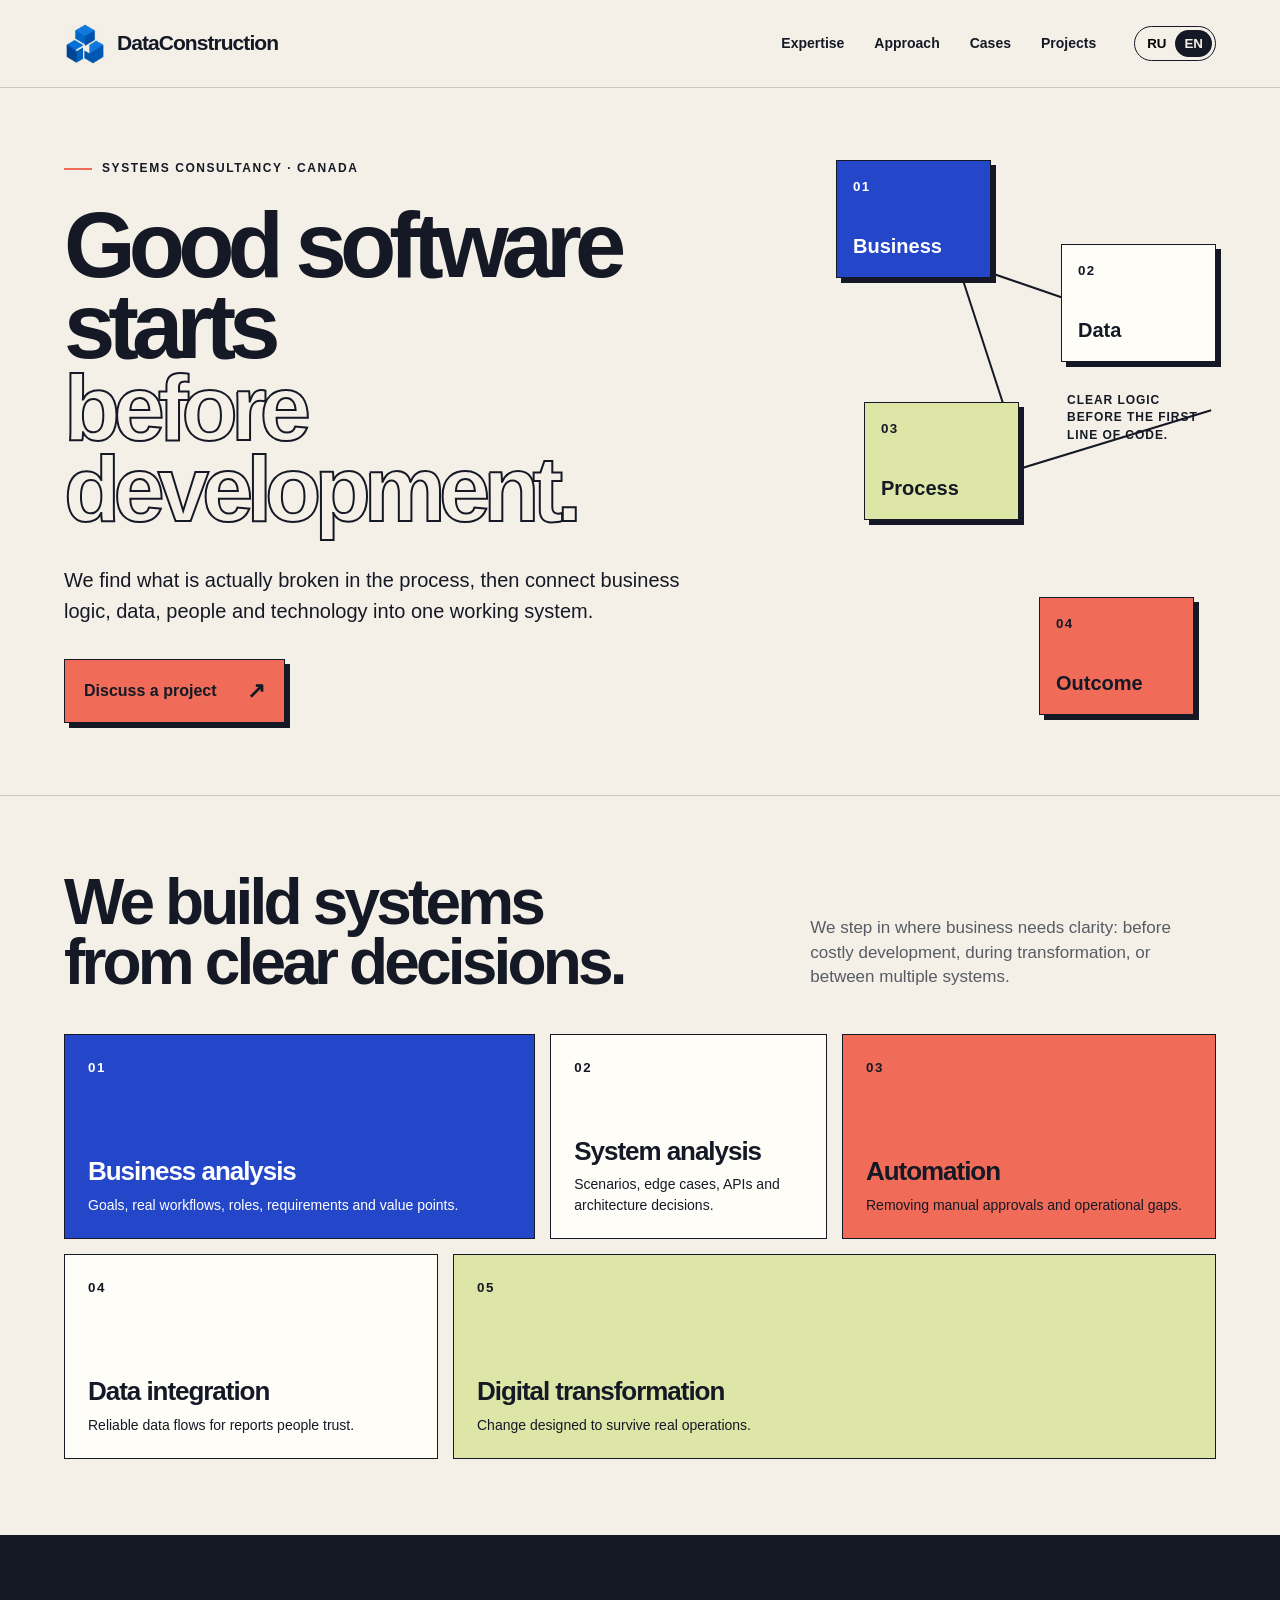
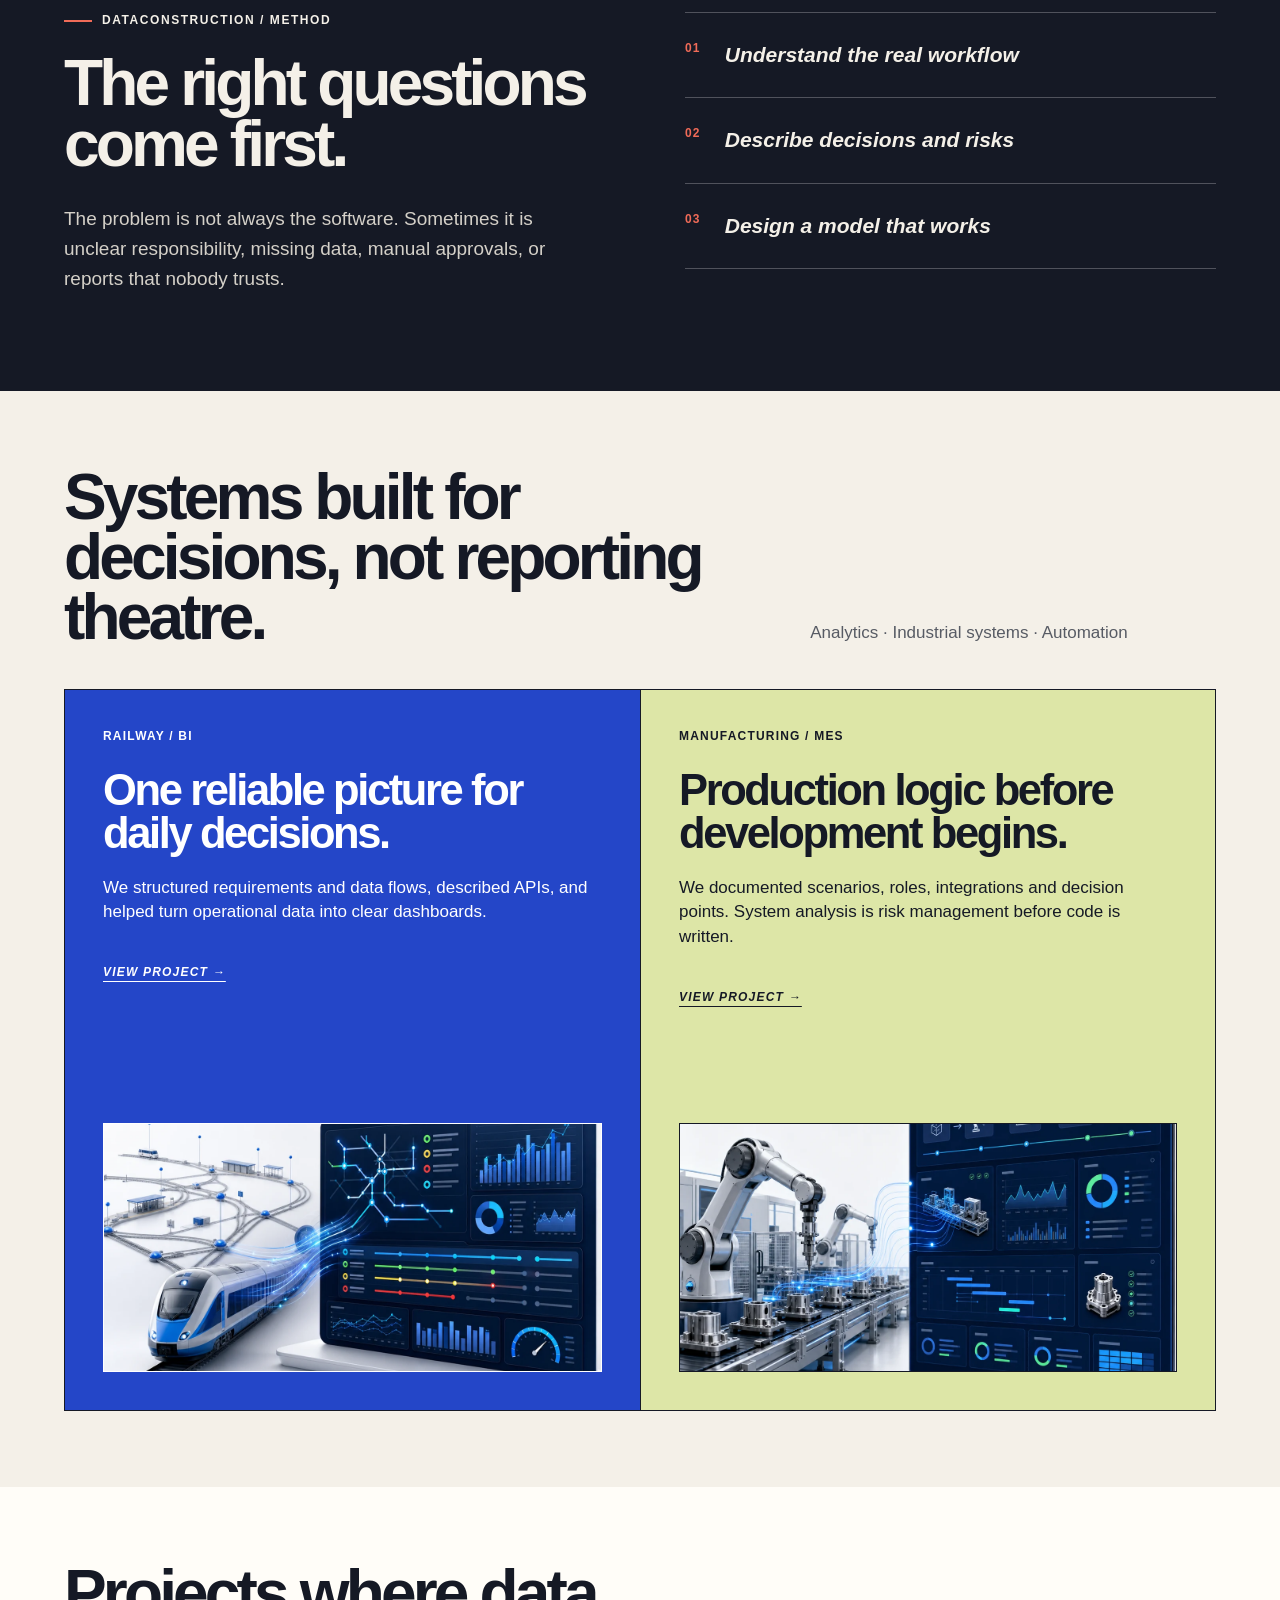
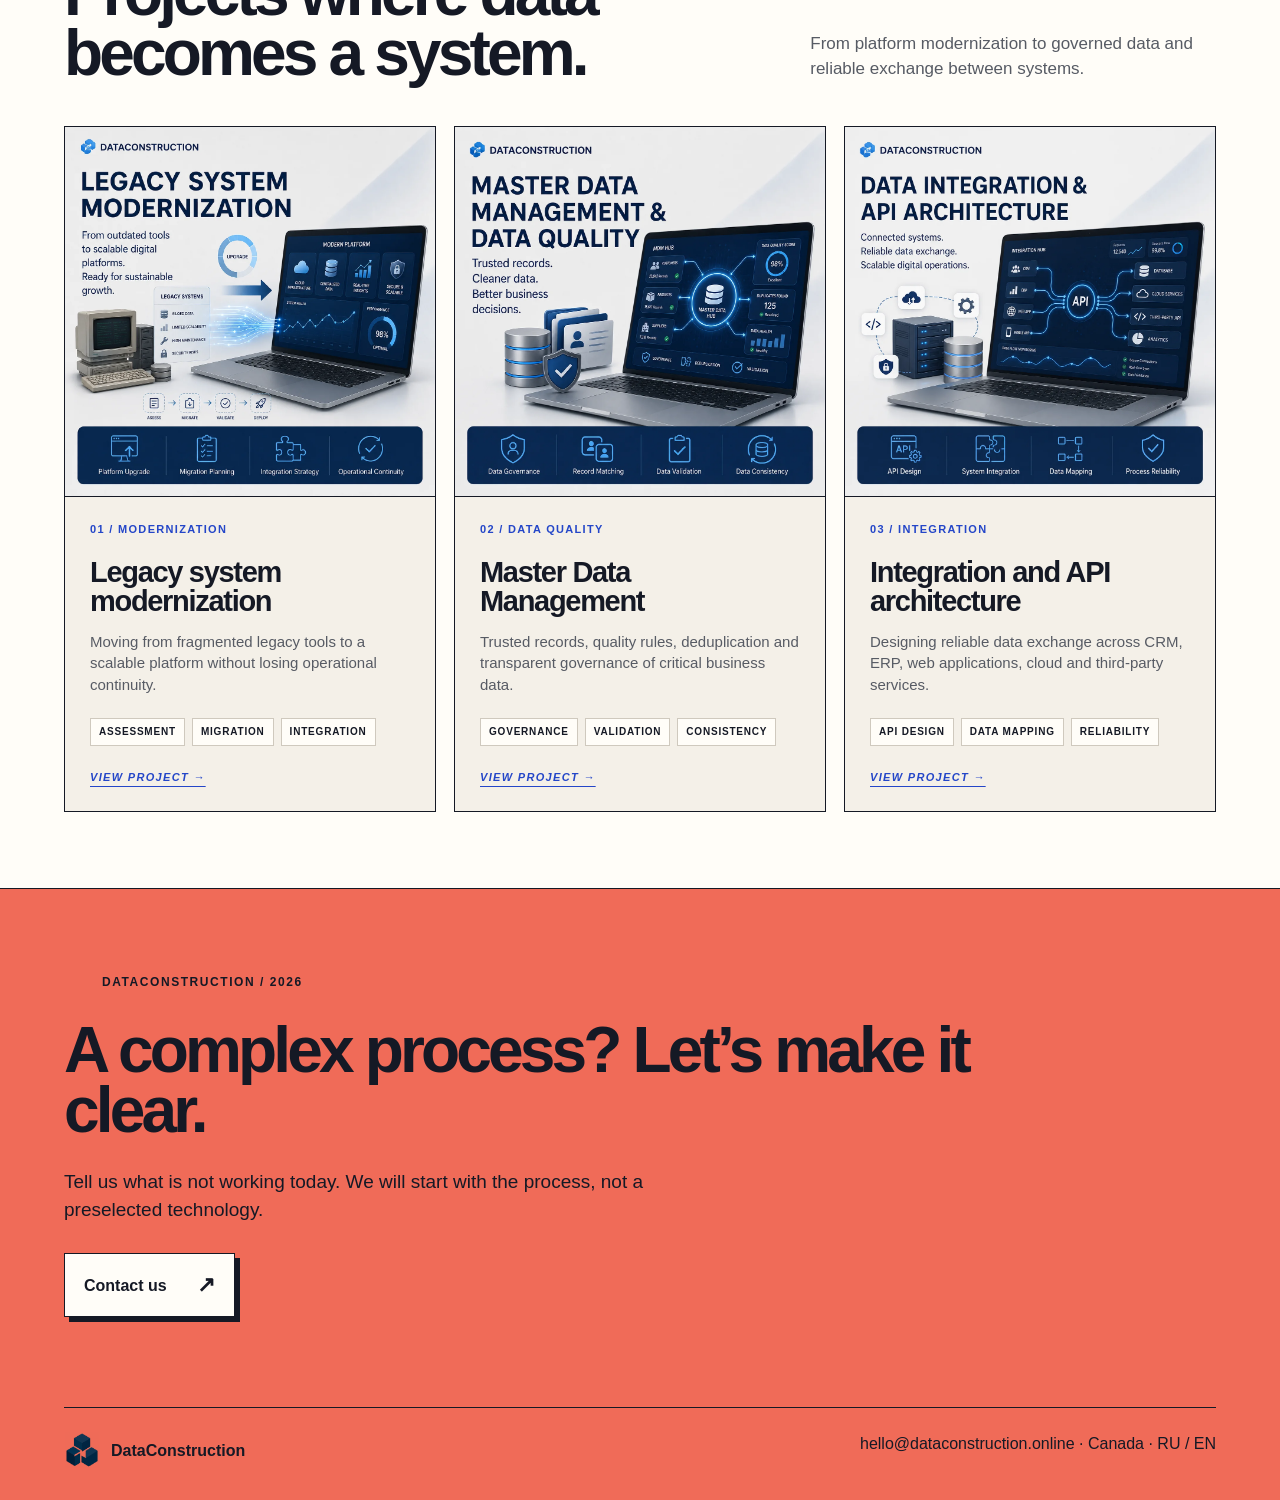
<file: index.html>
<!doctype html>
<html lang="ru">
<head>
  <meta charset="utf-8">
  <meta name="viewport" content="width=device-width,initial-scale=1">
  <title>DataConstruction — Systems before software</title>
  <meta name="description" content="Business and system analysis, automation, data integration, and digital transformation.">
  <meta property="og:title" content="DataConstruction — Systems before software">
  <meta property="og:description" content="Good software starts before development.">
  <meta property="og:type" content="website">
  <meta property="og:url" content="https://dataconstruction.online/">
  <meta name="twitter:card" content="summary">
  <style>
    :root{--paper:#f4f0e8;--ink:#151925;--coral:#f06b58;--cobalt:#2446c8;--line:#cfc9be;--white:#fffdf8;--lime:#dde6a7;--pad:clamp(22px,5vw,78px)}
    *{box-sizing:border-box}html{scroll-behavior:smooth}body{margin:0;background:var(--paper);color:var(--ink);font-family:Arial,"Helvetica Neue",sans-serif;line-height:1.45}a{color:inherit}.nav{height:88px;padding:0 var(--pad);display:flex;align-items:center;gap:38px;border-bottom:1px solid var(--line)}.brand{display:flex;align-items:center;gap:11px;font-size:21px;font-weight:800;letter-spacing:-.045em;text-decoration:none;margin-right:auto}.brand img{width:42px;height:42px;object-fit:contain;mix-blend-mode:multiply}.nav-links{display:flex;gap:30px}.nav-links a{text-decoration:none;font-size:14px;font-weight:700}.lang{display:flex;border:1px solid var(--ink);border-radius:40px;padding:3px}.lang button{border:0;background:none;border-radius:30px;padding:6px 9px;font-weight:700;cursor:pointer}.lang button[aria-pressed=true]{background:var(--ink);color:var(--paper)}
    .hero{min-height:680px;padding:72px var(--pad);display:grid;grid-template-columns:minmax(0,1.35fr) minmax(380px,.65fr);gap:56px;border-bottom:1px solid var(--line)}.eyebrow{font-size:12px;font-weight:800;text-transform:uppercase;letter-spacing:.13em;display:flex;align-items:center;gap:10px}.eyebrow:before{content:"";width:28px;height:2px;background:var(--coral)}h1,h2,h3,p{margin-top:0}h1{font-size:clamp(60px,7.2vw,112px);line-height:.88;letter-spacing:-.075em;margin:28px 0 35px;max-width:1050px}h1 em{display:block;color:var(--paper);-webkit-text-stroke:2px var(--ink);font-style:normal}.lead{font-size:20px;line-height:1.55;max-width:660px;margin-bottom:32px}.button{display:inline-flex;align-items:center;gap:30px;padding:15px 19px;background:var(--coral);border:1px solid var(--ink);box-shadow:5px 5px 0 var(--ink);font-weight:800;text-decoration:none;transition:transform .18s,box-shadow .18s}.button:hover{transform:translate(-2px,-2px);box-shadow:7px 7px 0 var(--ink)}.button b{font-size:22px}.system-map{min-height:500px;position:relative}.node{position:absolute;width:155px;min-height:118px;padding:16px;border:1px solid var(--ink);background:var(--white);box-shadow:5px 5px 0 var(--ink);display:flex;flex-direction:column;justify-content:space-between;z-index:1}.node small{font-weight:800;letter-spacing:.1em}.node strong{font-size:20px}.n1{top:0;left:0;background:var(--cobalt);color:white}.n2{top:84px;right:0}.n3{top:242px;left:28px;background:var(--lime)}.n4{bottom:8px;right:22px;background:var(--coral)}.connector{position:absolute;height:2px;background:var(--ink);transform-origin:left center}.c1{width:245px;top:100px;left:120px;transform:rotate(19deg)}.c2{width:190px;top:110px;left:124px;transform:rotate(72deg)}.c3{width:225px;top:315px;left:160px;transform:rotate(-17deg)}.map-note{position:absolute;top:232px;right:4px;width:145px;font-size:12px;font-weight:800;text-transform:uppercase;letter-spacing:.08em}
    .section{padding:76px var(--pad);border-bottom:1px solid var(--ink)}.section-head{display:grid;grid-template-columns:1.25fr .75fr;gap:70px;align-items:end;margin-bottom:42px}.section h2,footer h2{font-size:clamp(43px,5vw,76px);line-height:.94;letter-spacing:-.06em;margin-bottom:0}.section-head>p{max-width:480px;color:#575b64;font-size:17px;margin-bottom:2px}.service-grid{display:grid;grid-template-columns:repeat(12,1fr);gap:15px}.service{border:1px solid var(--ink);padding:23px;min-height:205px;background:var(--white);display:flex;flex-direction:column;justify-content:space-between}.service:nth-child(1){grid-column:span 5;background:var(--cobalt);color:white}.service:nth-child(2){grid-column:span 3}.service:nth-child(3){grid-column:span 4;background:var(--coral)}.service:nth-child(4){grid-column:span 4}.service:nth-child(5){grid-column:span 8;background:var(--lime)}.service small{font-weight:800;letter-spacing:.12em}.service h3{font-size:26px;line-height:1.03;letter-spacing:-.04em;margin:0 0 10px}.service p{max-width:470px;margin:0;font-size:14px}
    .approach{background:var(--ink);color:var(--paper);display:grid;grid-template-columns:1fr 1fr;gap:90px}.approach h2{margin:24px 0 30px}.approach-copy{font-size:19px;line-height:1.6;max-width:660px;color:#d4d0c8}.approach ol{list-style:none;padding:0;margin:0;border-top:1px solid #50525c}.approach li{padding:27px 0;border-bottom:1px solid #50525c;font-size:21px;font-weight:700;display:flex;gap:24px}.approach li span{font-size:12px;color:var(--coral);letter-spacing:.1em}
    .cases{border-bottom:0}.case-grid{display:grid;grid-template-columns:1fr 1fr;border:1px solid var(--ink)}.case{position:relative;min-height:720px;padding:38px;overflow:hidden;text-decoration:none;display:flex;flex-direction:column;transition:filter .2s}.case:hover{filter:brightness(.96)}.case+.case{border-left:1px solid var(--ink)}.case>span{font-size:12px;font-weight:800;text-transform:uppercase;letter-spacing:.1em}.case h3{font-size:clamp(34px,3.4vw,54px);line-height:1;letter-spacing:-.055em;max-width:620px;margin:23px 0 20px}.case p{font-size:17px;max-width:570px}.railway{background:var(--cobalt);color:white}.mes{background:var(--lime)}.case-media{margin-top:auto;border:1px solid currentColor;aspect-ratio:16/8;overflow:hidden;background:var(--white)}.case-media img{width:100%;height:100%;display:block;object-fit:cover;transition:transform .35s ease}.case:hover .case-media img{transform:scale(1.025)}.case-link{display:block;margin:22px 0 16px;font-size:13px;font-weight:800;text-decoration:underline;text-underline-offset:5px}
    .projects{background:var(--white)}.project-grid{display:grid;grid-template-columns:repeat(3,1fr);gap:18px}.project{border:1px solid var(--ink);background:var(--paper);overflow:hidden;display:flex;flex-direction:column;text-decoration:none;color:inherit;transition:transform .2s,box-shadow .2s}.project:hover{transform:translate(-3px,-3px);box-shadow:6px 6px 0 var(--ink)}.project-media{position:relative;aspect-ratio:1/1;overflow:hidden;background:#e8edf4;border-bottom:1px solid var(--ink)}.project-media img{width:100%;height:100%;display:block;object-fit:cover;transition:transform .35s ease}.project:hover .project-media img{transform:scale(1.025)}.project-body{padding:25px;display:flex;flex-direction:column;min-height:280px}.project-body>span{font-size:11px;font-weight:800;letter-spacing:.12em;text-transform:uppercase;color:var(--cobalt)}.project h3{font-size:29px;line-height:1.02;letter-spacing:-.045em;margin:20px 0 14px}.project p{font-size:15px;color:#575b64;margin:0}.project-tags{padding-top:22px;display:flex;gap:7px;flex-wrap:wrap}.project-tags b{font-size:10px;letter-spacing:.08em;text-transform:uppercase;border:1px solid var(--line);padding:6px 8px;background:var(--white)}.project-link{margin-top:auto;padding-top:24px;font-size:13px;font-weight:800;text-decoration:underline;text-underline-offset:5px}
    footer{padding:85px var(--pad) 32px;background:var(--coral)}footer h2{max-width:1000px;margin:28px 0}footer>p:not(.eyebrow){font-size:19px;max-width:610px;margin-bottom:30px}.button.light{background:var(--white)}.footer-row{margin-top:90px;padding-top:24px;border-top:1px solid var(--ink);display:flex;justify-content:space-between;gap:20px}.footer-brand{display:flex;align-items:center;gap:11px}.footer-brand img{width:36px;height:36px;object-fit:contain;mix-blend-mode:multiply}
    [data-en]{display:none}body.en [data-ru]{display:none}body.en [data-en]{display:initial}body.en p[data-en],body.en h1[data-en],body.en h2[data-en],body.en h3[data-en]{display:block}
    @media(max-width:950px){.nav-links{display:none}.hero{grid-template-columns:1fr}.system-map{min-height:450px}.section-head,.approach{grid-template-columns:1fr;gap:38px}.service-grid{grid-template-columns:1fr}.service:nth-child(n){grid-column:auto}.case-grid{grid-template-columns:1fr}.case+.case{border-left:0;border-top:1px solid var(--ink)}.project-grid{grid-template-columns:1fr}.project{display:grid;grid-template-columns:minmax(260px,.8fr) 1.2fr}.project-body{min-height:100%}}
    @media(max-width:560px){.nav{height:72px}.brand{font-size:17px}.brand img{width:34px;height:34px}.hero{padding-top:44px}.hero h1{font-size:54px}.system-map{transform:scale(.85);transform-origin:left top;margin-right:-60px;margin-bottom:-65px}.section{padding-top:55px;padding-bottom:55px}.case{min-height:560px;padding:26px}.project{display:flex}.project-body{min-height:260px}.footer-row{flex-direction:column}.section h2,footer h2{font-size:42px}}
    @media(prefers-reduced-motion:reduce){html{scroll-behavior:auto}.button{transition:none}}
  </style>
</head>
<body>
  <nav class="nav"><a class="brand" href="#top"><img src="assets/logo-mark.webp" alt="">DataConstruction</a><div class="nav-links"><a href="#services"><span data-ru>Экспертиза</span><span data-en>Expertise</span></a><a href="#approach"><span data-ru>Подход</span><span data-en>Approach</span></a><a href="#cases"><span data-ru>Кейсы</span><span data-en>Cases</span></a><a href="#projects"><span data-ru>Проекты</span><span data-en>Projects</span></a></div><div class="lang"><button id="ru" aria-pressed="true">RU</button><button id="en" aria-pressed="false">EN</button></div></nav>
  <section class="hero" id="top"><div><p class="eyebrow"><span data-ru>Системный консалтинг · Канада</span><span data-en>Systems consultancy · Canada</span></p><h1 data-ru>Хороший софт начинается <em>до разработки.</em></h1><h1 data-en>Good software starts <em>before development.</em></h1><p class="lead" data-ru>Мы находим, что на самом деле не работает в процессе, а затем соединяем бизнес-логику, данные, людей и технологии в одну работающую систему.</p><p class="lead" data-en>We find what is actually broken in the process, then connect business logic, data, people and technology into one working system.</p><a class="button" href="mailto:hello@dataconstruction.online"><span data-ru>Обсудить задачу</span><span data-en>Discuss a project</span><b>↗</b></a></div>
  <div class="system-map"><div class="connector c1"></div><div class="connector c2"></div><div class="connector c3"></div><div class="node n1"><small>01</small><strong><span data-ru>Бизнес</span><span data-en>Business</span></strong></div><div class="node n2"><small>02</small><strong><span data-ru>Данные</span><span data-en>Data</span></strong></div><div class="node n3"><small>03</small><strong><span data-ru>Процесс</span><span data-en>Process</span></strong></div><div class="node n4"><small>04</small><strong><span data-ru>Результат</span><span data-en>Outcome</span></strong></div><p class="map-note"><span data-ru>Ясная логика до первой строки кода.</span><span data-en>Clear logic before the first line of code.</span></p></div></section>
  <section class="section" id="services"><div class="section-head"><h2 data-ru>Собираем систему<br>из ясных решений.</h2><h2 data-en>We build systems<br>from clear decisions.</h2><p data-ru>Подключаемся там, где бизнесу нужна ясность: до дорогой разработки, во время трансформации или на стыке нескольких систем.</p><p data-en>We step in where business needs clarity: before costly development, during transformation, or between multiple systems.</p></div><div class="service-grid">
    <article class="service"><small>01</small><div><h3><span data-ru>Бизнес-анализ</span><span data-en>Business analysis</span></h3><p><span data-ru>Цели, реальные процессы, роли, требования и точки ценности.</span><span data-en>Goals, real workflows, roles, requirements and value points.</span></p></div></article>
    <article class="service"><small>02</small><div><h3><span data-ru>Системный анализ</span><span data-en>System analysis</span></h3><p><span data-ru>Сценарии, исключения, API и архитектурные решения.</span><span data-en>Scenarios, edge cases, APIs and architecture decisions.</span></p></div></article>
    <article class="service"><small>03</small><div><h3><span data-ru>Автоматизация</span><span data-en>Automation</span></h3><p><span data-ru>Убираем ручные согласования и разрывы.</span><span data-en>Removing manual approvals and operational gaps.</span></p></div></article>
    <article class="service"><small>04</small><div><h3><span data-ru>Интеграция данных</span><span data-en>Data integration</span></h3><p><span data-ru>Надёжные потоки данных для отчётов, которым доверяют.</span><span data-en>Reliable data flows for reports people trust.</span></p></div></article>
    <article class="service"><small>05</small><div><h3><span data-ru>Цифровая трансформация</span><span data-en>Digital transformation</span></h3><p><span data-ru>Изменения, которые выдерживают реальную эксплуатацию.</span><span data-en>Change designed to survive real operations.</span></p></div></article>
  </div></section>
  <section class="section approach" id="approach"><div><p class="eyebrow">DataConstruction / Method</p><h2 data-ru>Сначала правильные вопросы.</h2><h2 data-en>The right questions come first.</h2><p class="approach-copy" data-ru>Проблема не всегда в программном обеспечении. Иногда это неясная ответственность, недостающие данные, ручные согласования или отчёты, которым никто не доверяет.</p><p class="approach-copy" data-en>The problem is not always the software. Sometimes it is unclear responsibility, missing data, manual approvals, or reports that nobody trusts.</p></div><ol><li><span>01</span><i data-ru>Понять реальный процесс</i><i data-en>Understand the real workflow</i></li><li><span>02</span><i data-ru>Описать решения и риски</i><i data-en>Describe decisions and risks</i></li><li><span>03</span><i data-ru>Спроектировать работающую модель</i><i data-en>Design a model that works</i></li></ol></section>
  <section class="section cases" id="cases"><div class="section-head"><h2 data-ru>Системы для решений, а не для отчётности.</h2><h2 data-en>Systems built for decisions, not reporting theatre.</h2><p>Analytics · Industrial systems · Automation</p></div><div class="case-grid"><a class="case railway" href="projects/railway-bi.html"><span>Railway / BI</span><h3 data-ru>Единая картина для ежедневных решений.</h3><h3 data-en>One reliable picture for daily decisions.</h3><p data-ru>Структурировали требования и потоки данных, описали API и помогли превратить операционные данные в понятные панели управления.</p><p data-en>We structured requirements and data flows, described APIs, and helped turn operational data into clear dashboards.</p><span class="case-link"><i data-ru>Открыть проект →</i><i data-en>View project →</i></span><div class="case-media"><img src="assets/railway-bi-v2.webp" loading="lazy" alt="Railway business intelligence dashboard"></div></a><a class="case mes" href="projects/manufacturing-mes.html"><span>Manufacturing / MES</span><h3 data-ru>Логика производства до начала разработки.</h3><h3 data-en>Production logic before development begins.</h3><p data-ru>Документировали сценарии, роли, интеграции и точки принятия решений. Системный анализ — это управление риском до написания кода.</p><p data-en>We documented scenarios, roles, integrations and decision points. System analysis is risk management before code is written.</p><span class="case-link"><i data-ru>Открыть проект →</i><i data-en>View project →</i></span><div class="case-media"><img src="assets/manufacturing-mes-v2.webp" loading="lazy" alt="Manufacturing execution system"></div></a></div></section>
  <section class="section projects" id="projects"><div class="section-head"><h2 data-ru>Проекты, где данные становятся системой.</h2><h2 data-en>Projects where data becomes a system.</h2><p data-ru>От модернизации платформ до управляемых данных и надёжного обмена между системами.</p><p data-en>From platform modernization to governed data and reliable exchange between systems.</p></div><div class="project-grid">
    <a class="project" href="projects/legacy-modernization.html"><div class="project-media"><img src="assets/legacy-modernization-v2.webp" loading="lazy" alt="Legacy system modernization project"></div><div class="project-body"><span>01 / Modernization</span><h3 data-ru>Модернизация legacy-систем</h3><h3 data-en>Legacy system modernization</h3><p data-ru>Переход от разрозненных устаревших инструментов к масштабируемой платформе без потери операционной непрерывности.</p><p data-en>Moving from fragmented legacy tools to a scalable platform without losing operational continuity.</p><div class="project-tags"><b>Assessment</b><b>Migration</b><b>Integration</b></div><span class="project-link"><i data-ru>Открыть проект →</i><i data-en>View project →</i></span></div></a>
    <a class="project" href="projects/master-data.html"><div class="project-media"><img src="assets/master-data-v2.webp" loading="lazy" alt="Master data management and data quality project"></div><div class="project-body"><span>02 / Data quality</span><h3 data-ru>Master Data Management</h3><h3 data-en>Master Data Management</h3><p data-ru>Единые доверенные записи, правила качества, устранение дублей и прозрачное управление ключевыми данными.</p><p data-en>Trusted records, quality rules, deduplication and transparent governance of critical business data.</p><div class="project-tags"><b>Governance</b><b>Validation</b><b>Consistency</b></div><span class="project-link"><i data-ru>Открыть проект →</i><i data-en>View project →</i></span></div></a>
    <a class="project" href="projects/api-architecture.html"><div class="project-media"><img src="assets/api-architecture-v2.webp" loading="lazy" alt="Data integration and API architecture project"></div><div class="project-body"><span>03 / Integration</span><h3 data-ru>Интеграция и API-архитектура</h3><h3 data-en>Integration and API architecture</h3><p data-ru>Проектирование устойчивого обмена данными между CRM, ERP, веб-приложениями, облачными и внешними сервисами.</p><p data-en>Designing reliable data exchange across CRM, ERP, web applications, cloud and third-party services.</p><div class="project-tags"><b>API Design</b><b>Data mapping</b><b>Reliability</b></div><span class="project-link"><i data-ru>Открыть проект →</i><i data-en>View project →</i></span></div></a>
  </div></section>
  <footer><p class="eyebrow">DataConstruction / 2026</p><h2 data-ru>Есть сложный процесс? Давайте сделаем его ясным.</h2><h2 data-en>A complex process? Let’s make it clear.</h2><p data-ru>Расскажите, что не работает сегодня. Начнём с процесса, а не с заранее выбранной технологии.</p><p data-en>Tell us what is not working today. We will start with the process, not a preselected technology.</p><a class="button light" href="mailto:hello@dataconstruction.online"><span data-ru>Написать нам</span><span data-en>Contact us</span><b>↗</b></a><div class="footer-row"><strong class="footer-brand"><img src="assets/logo-mark.webp" alt="">DataConstruction</strong><span>hello@dataconstruction.online · Canada · RU / EN</span></div></footer>
  <script>const ru=document.getElementById('ru'),en=document.getElementById('en');function setLang(l){const e=l==='en';document.body.classList.toggle('en',e);document.documentElement.lang=l;ru.setAttribute('aria-pressed',String(!e));en.setAttribute('aria-pressed',String(e));localStorage.setItem('dc-lang',l)}ru.onclick=()=>setLang('ru');en.onclick=()=>setLang('en');setLang(localStorage.getItem('dc-lang')||((navigator.language||'').toLowerCase().startsWith('ru')?'ru':'en'));</script>
</body>
</html>
</file>
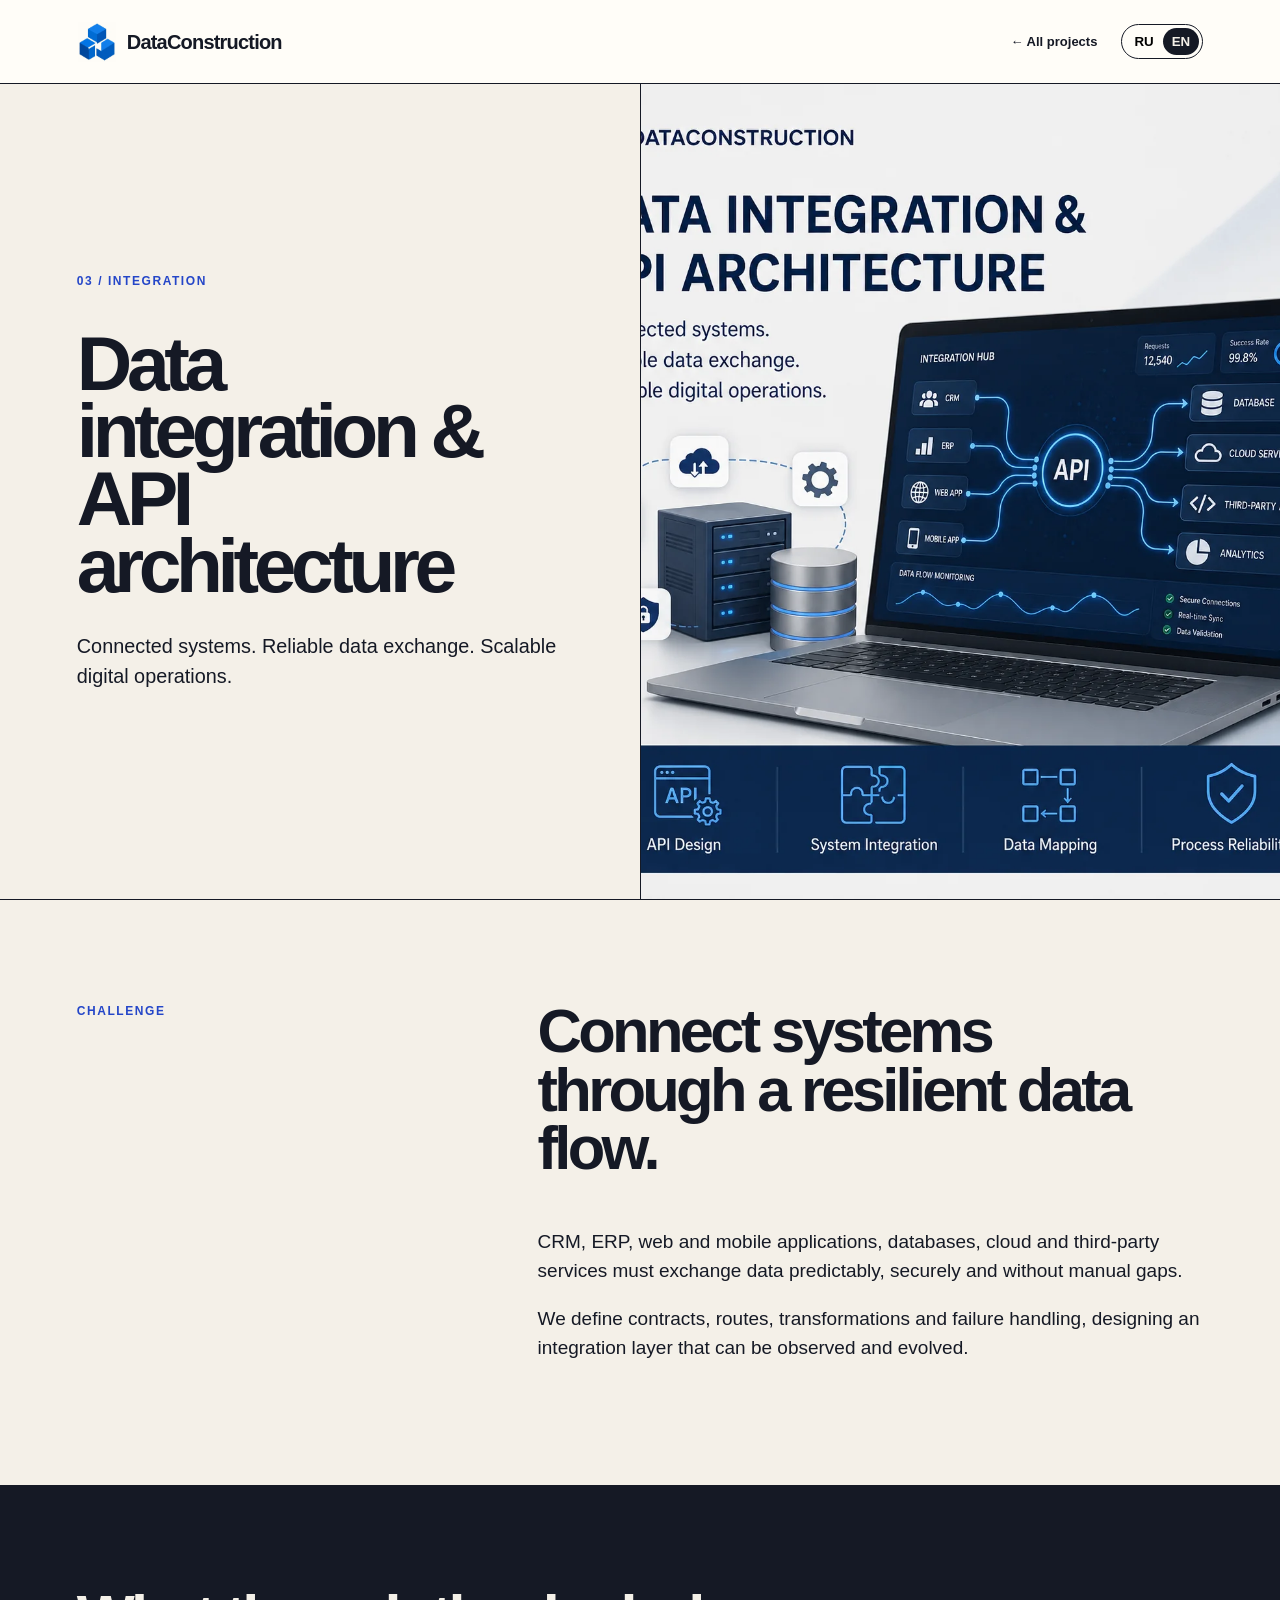
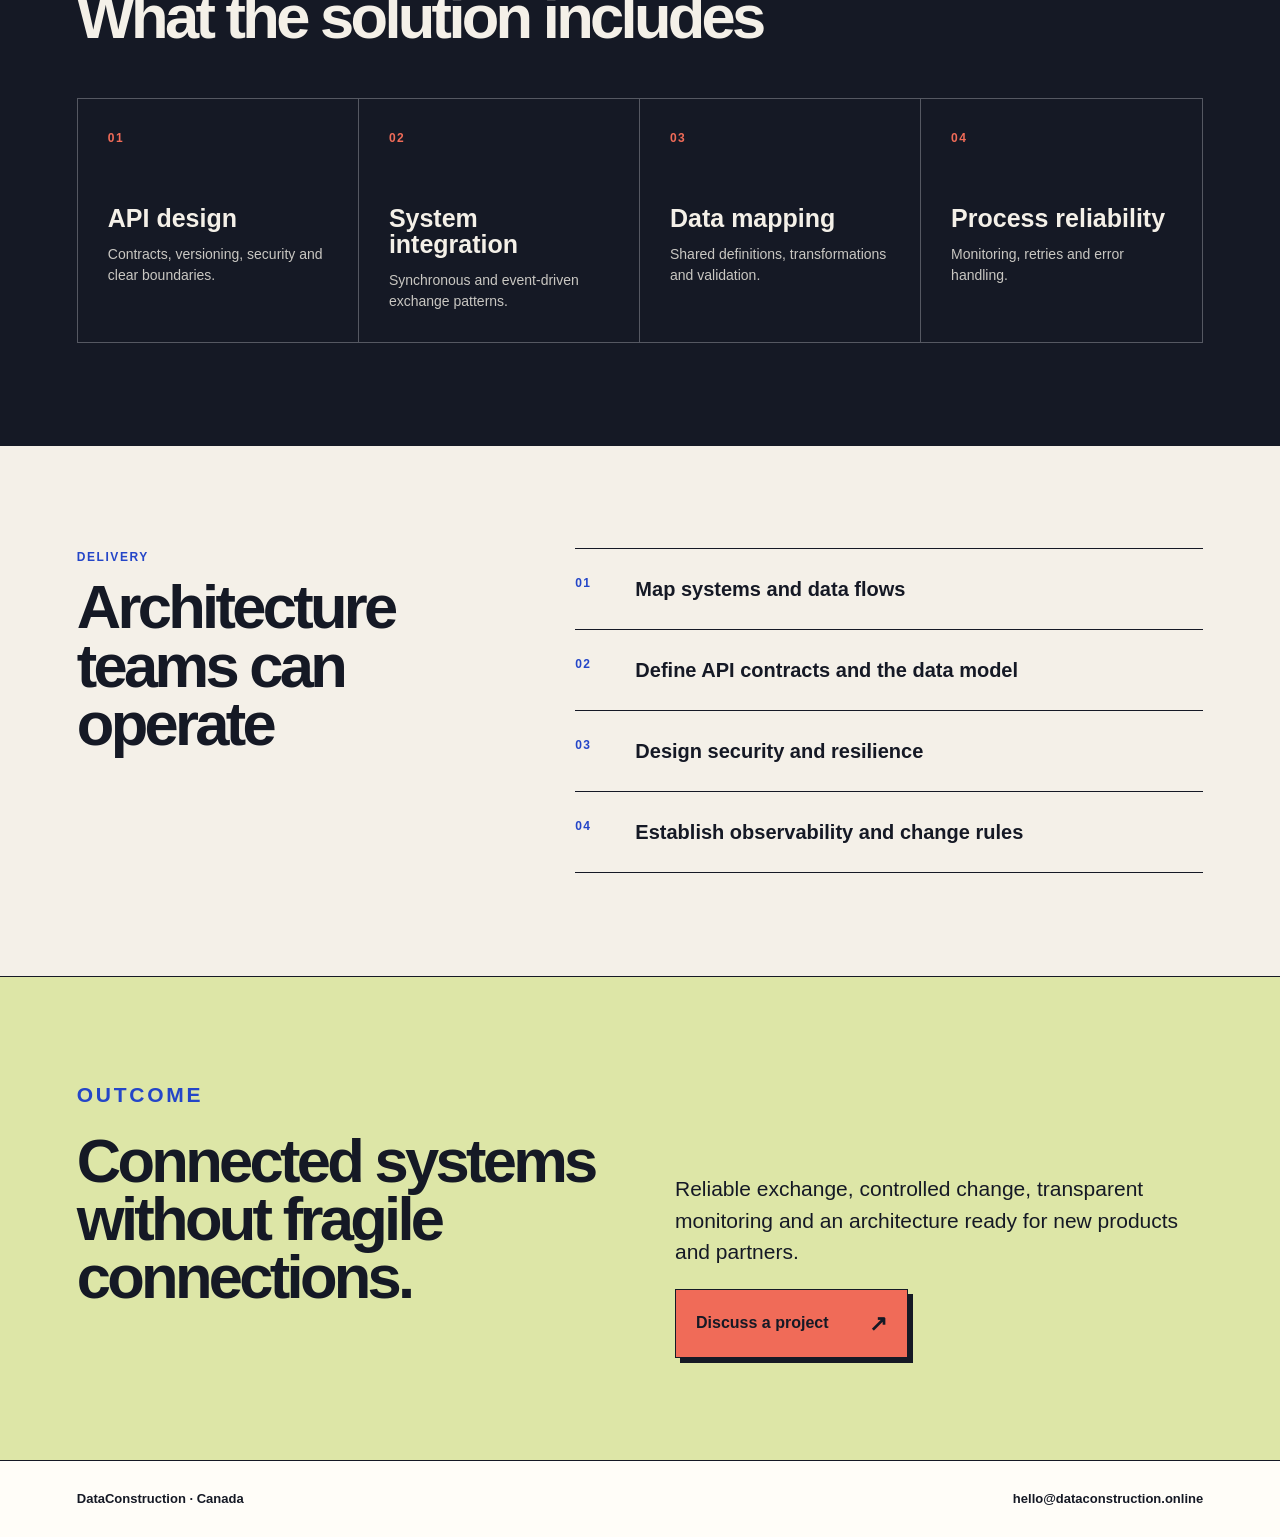
<file: projects/api-architecture.html>
<!doctype html><html lang="ru"><head><meta charset="utf-8"><meta name="viewport" content="width=device-width,initial-scale=1"><title>Интеграция и API-архитектура — DataConstruction</title><meta name="description" content="Надёжный обмен данными между системами и масштабируемая API-архитектура."><link rel="stylesheet" href="project.css"></head><body>
<nav class="nav"><a class="brand" href="../index.html"><img src="../assets/logo-mark.webp" alt="">DataConstruction</a><a class="back" href="../index.html#projects"><span data-ru>← Все проекты</span><span data-en>← All projects</span></a><div class="lang"><button id="ru" aria-pressed="true">RU</button><button id="en" aria-pressed="false">EN</button></div></nav>
<main><section class="hero"><div class="hero-copy"><p class="eyebrow">03 / Integration</p><h1 data-ru>Интеграция и API-архитектура</h1><h1 data-en>Data integration &amp; API architecture</h1><p class="lead" data-ru>Связанные системы. Надёжный обмен данными. Масштабируемые цифровые операции.</p><p class="lead" data-en>Connected systems. Reliable data exchange. Scalable digital operations.</p></div><div class="hero-media"><img src="../assets/api-architecture-v2.webp" alt="Data integration and API architecture"></div></section>
<section class="section intro"><p class="eyebrow"><span data-ru>Задача</span><span data-en>Challenge</span></p><div class="copy"><h2 data-ru>Соединить системы в устойчивый поток данных.</h2><h2 data-en>Connect systems through a resilient data flow.</h2><p data-ru>CRM, ERP, веб- и мобильные приложения, базы данных, облачные и внешние сервисы должны обмениваться данными предсказуемо, безопасно и без ручных разрывов.</p><p data-en>CRM, ERP, web and mobile applications, databases, cloud and third-party services must exchange data predictably, securely and without manual gaps.</p><p data-ru>Мы описываем контракты, маршруты, преобразования и ошибки, проектируя интеграционный слой, который можно наблюдать и развивать.</p><p data-en>We define contracts, routes, transformations and failure handling, designing an integration layer that can be observed and evolved.</p></div></section>
<section class="section capabilities"><h2 data-ru>Что входит в решение</h2><h2 data-en>What the solution includes</h2><div class="grid"><article class="item"><span>01</span><h3 data-ru>Проектирование API</h3><h3 data-en>API design</h3><p data-ru>Контракты, версии, безопасность и понятные границы.</p><p data-en>Contracts, versioning, security and clear boundaries.</p></article><article class="item"><span>02</span><h3 data-ru>Интеграция систем</h3><h3 data-en>System integration</h3><p data-ru>Синхронные и событийные сценарии обмена.</p><p data-en>Synchronous and event-driven exchange patterns.</p></article><article class="item"><span>03</span><h3 data-ru>Маппинг данных</h3><h3 data-en>Data mapping</h3><p data-ru>Единые определения, преобразования и валидация.</p><p data-en>Shared definitions, transformations and validation.</p></article><article class="item"><span>04</span><h3 data-ru>Надёжность процессов</h3><h3 data-en>Process reliability</h3><p data-ru>Мониторинг, повторные попытки и обработка ошибок.</p><p data-en>Monitoring, retries and error handling.</p></article></div></section>
<section class="section delivery"><div><p class="eyebrow"><span data-ru>Процесс</span><span data-en>Delivery</span></p><h2 data-ru>Архитектура, которую можно поддерживать</h2><h2 data-en>Architecture teams can operate</h2></div><ol class="steps"><li><b>01</b><span data-ru>Нанести системы и потоки на карту</span><span data-en>Map systems and data flows</span></li><li><b>02</b><span data-ru>Определить API-контракты и модель данных</span><span data-en>Define API contracts and the data model</span></li><li><b>03</b><span data-ru>Спроектировать безопасность и отказоустойчивость</span><span data-en>Design security and resilience</span></li><li><b>04</b><span data-ru>Настроить наблюдаемость и правила изменений</span><span data-en>Establish observability and change rules</span></li></ol></section>
<section class="section outcome"><div><p class="eyebrow"><span data-ru>Результат</span><span data-en>Outcome</span></p><h2 data-ru>Связанные системы без хрупких связей.</h2><h2 data-en>Connected systems without fragile connections.</h2></div><div><p data-ru>Надёжный обмен, контролируемые изменения, прозрачный мониторинг и архитектура, готовая подключать новые продукты и партнёров.</p><p data-en>Reliable exchange, controlled change, transparent monitoring and an architecture ready for new products and partners.</p><a class="button" href="mailto:hello@dataconstruction.online"><span data-ru>Обсудить задачу</span><span data-en>Discuss a project</span><b>↗</b></a></div></section></main><footer><span>DataConstruction · Canada</span><span>hello@dataconstruction.online</span></footer><script src="project.js"></script></body></html>
</file>
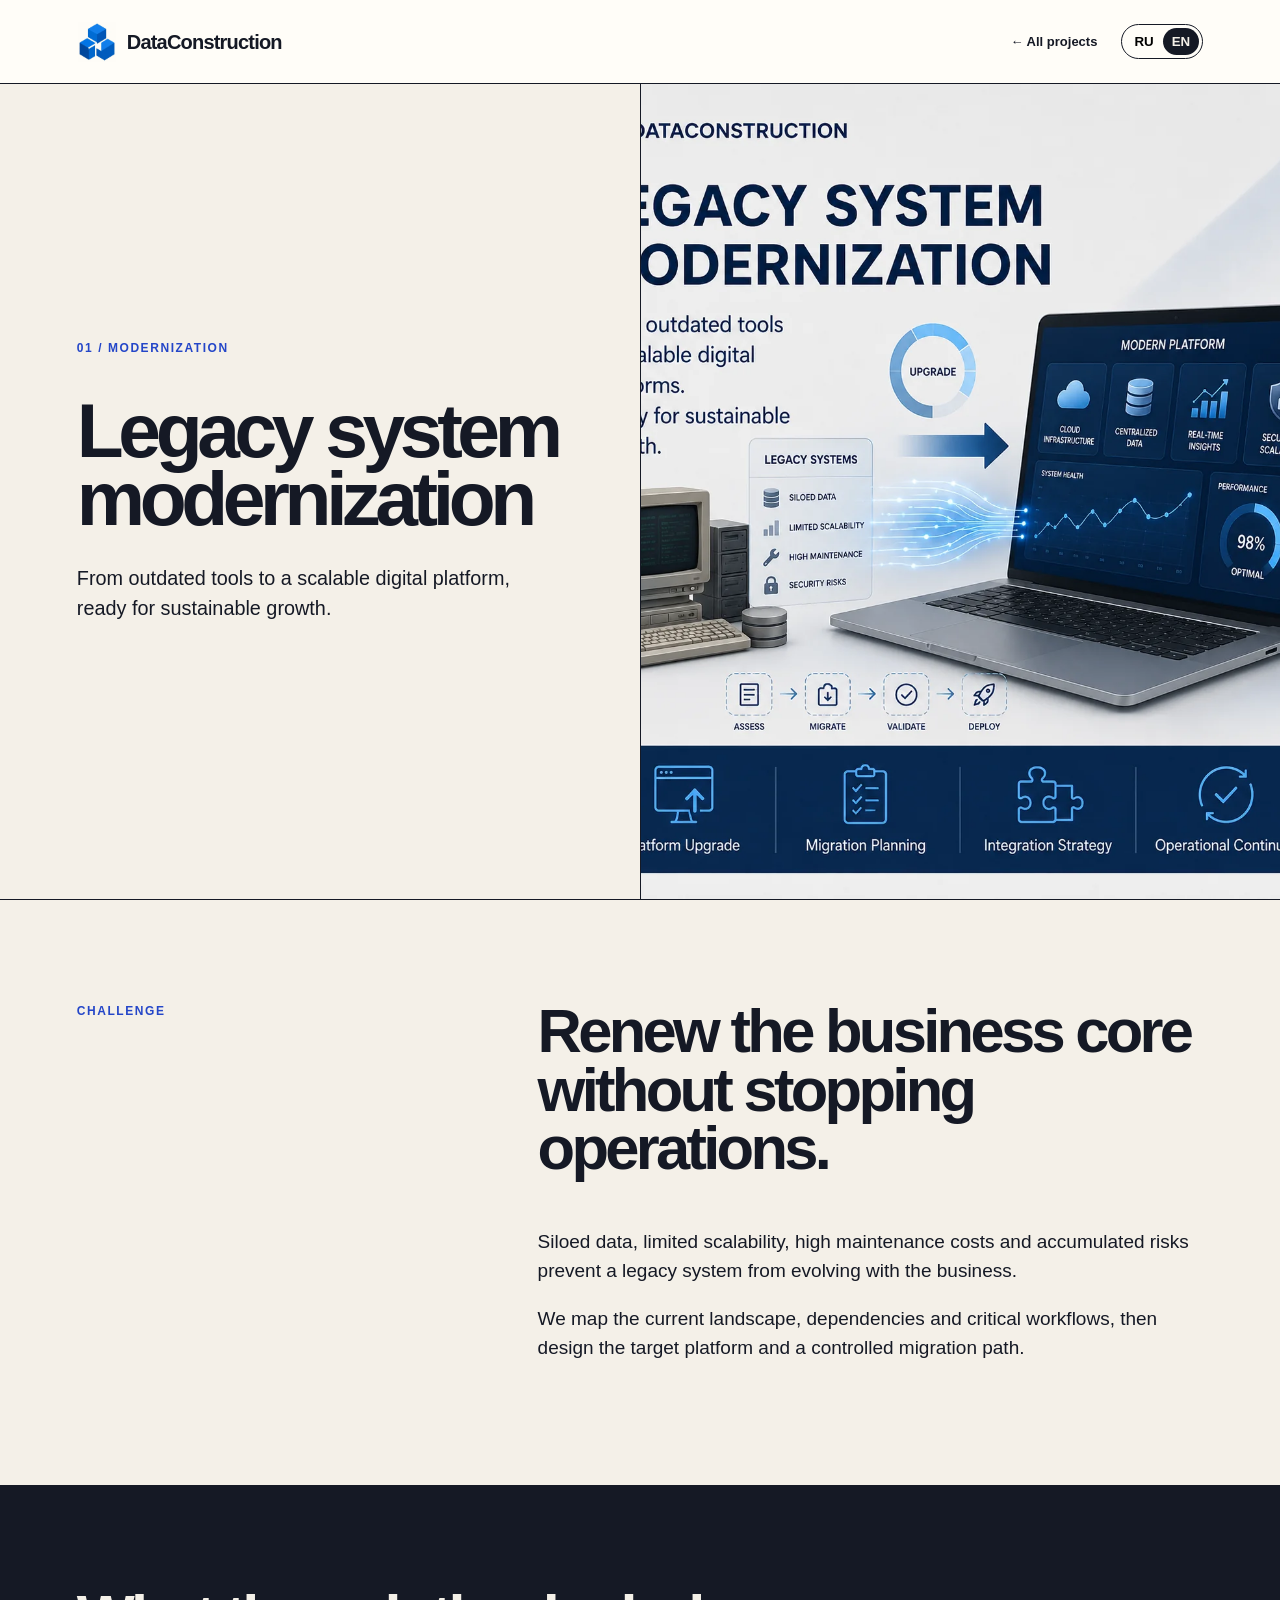
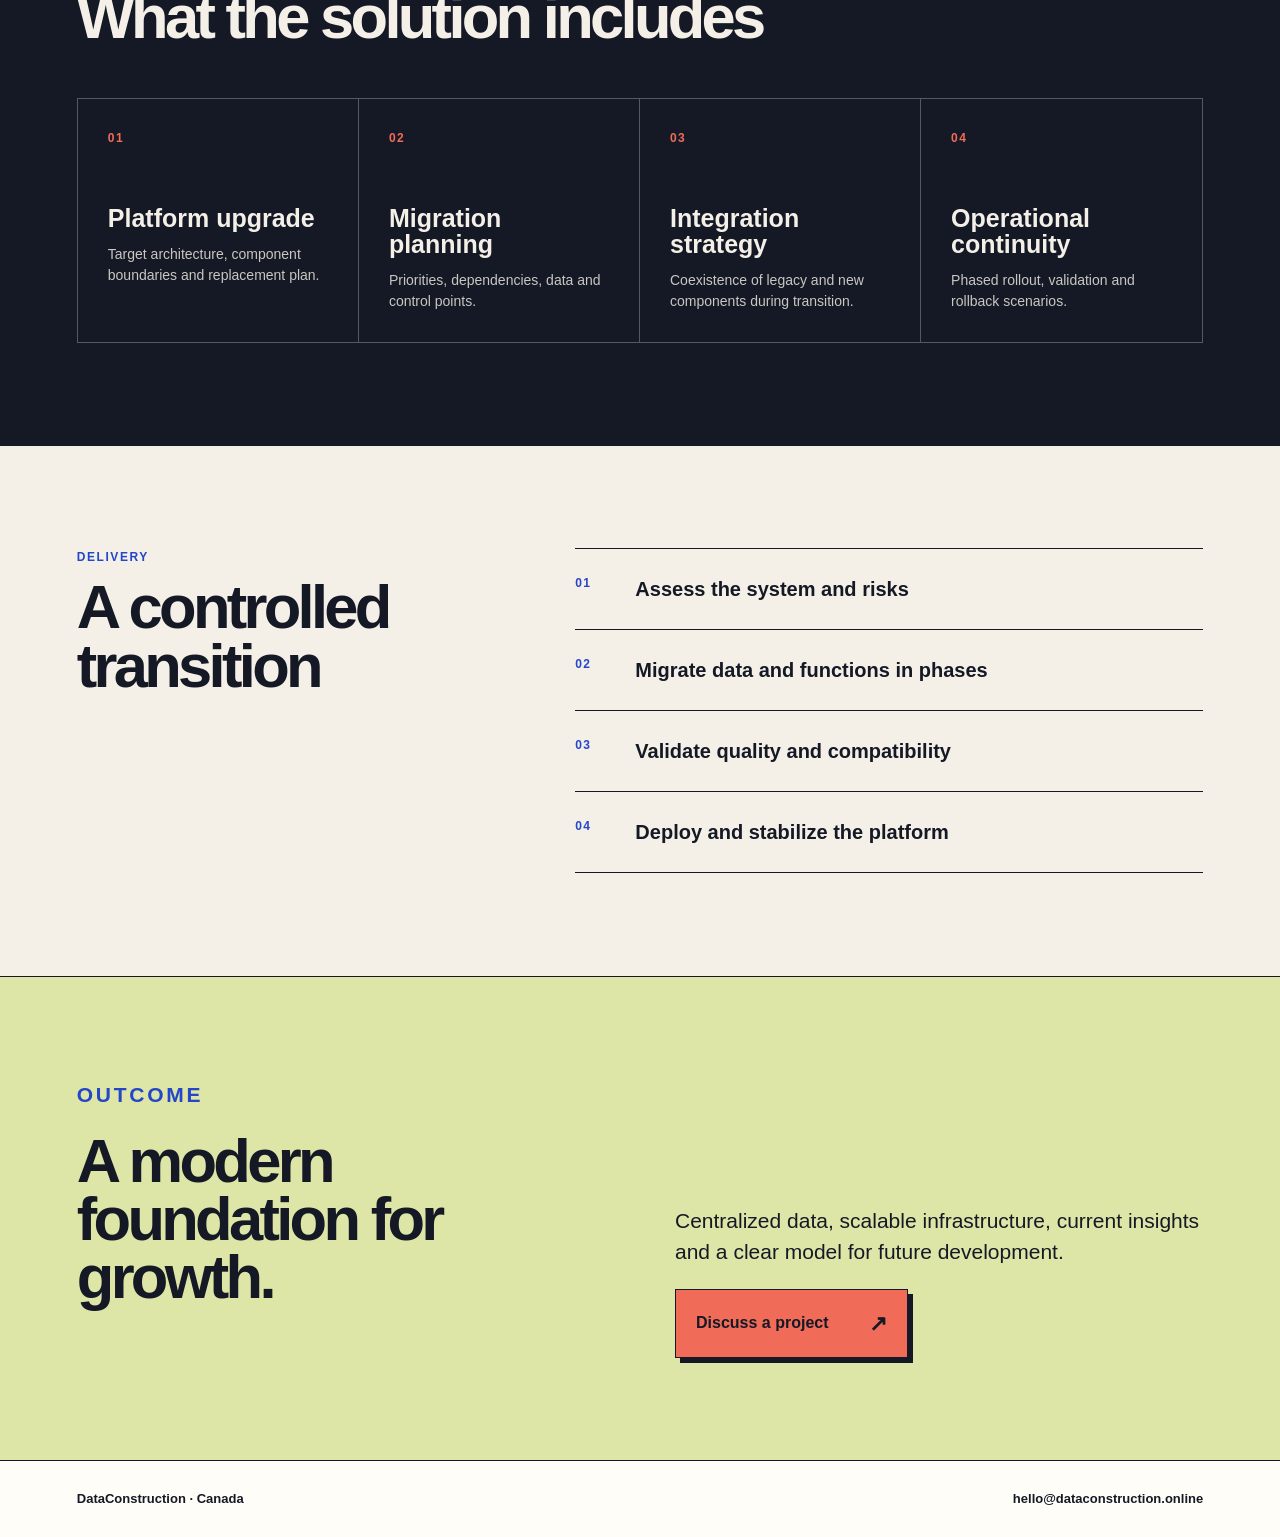
<file: projects/legacy-modernization.html>
<!doctype html><html lang="ru"><head><meta charset="utf-8"><meta name="viewport" content="width=device-width,initial-scale=1"><title>Модернизация legacy-систем — DataConstruction</title><meta name="description" content="Переход от устаревших инструментов к масштабируемой цифровой платформе."><link rel="stylesheet" href="project.css"></head><body>
<nav class="nav"><a class="brand" href="../index.html"><img src="../assets/logo-mark.webp" alt="">DataConstruction</a><a class="back" href="../index.html#projects"><span data-ru>← Все проекты</span><span data-en>← All projects</span></a><div class="lang"><button id="ru" aria-pressed="true">RU</button><button id="en" aria-pressed="false">EN</button></div></nav>
<main><section class="hero"><div class="hero-copy"><p class="eyebrow">01 / Modernization</p><h1 data-ru>Модернизация legacy-систем</h1><h1 data-en>Legacy system modernization</h1><p class="lead" data-ru>От устаревших инструментов — к масштабируемой цифровой платформе, готовой к устойчивому росту.</p><p class="lead" data-en>From outdated tools to a scalable digital platform, ready for sustainable growth.</p></div><div class="hero-media"><img src="../assets/legacy-modernization-v2.webp" alt="Legacy system modernization"></div></section>
<section class="section intro"><p class="eyebrow"><span data-ru>Задача</span><span data-en>Challenge</span></p><div class="copy"><h2 data-ru>Обновить основу бизнеса без остановки операций.</h2><h2 data-en>Renew the business core without stopping operations.</h2><p data-ru>Разрозненные данные, ограниченная масштабируемость, высокая стоимость поддержки и накопившиеся риски мешают legacy-системе развиваться вместе с бизнесом.</p><p data-en>Siloed data, limited scalability, high maintenance costs and accumulated risks prevent a legacy system from evolving with the business.</p><p data-ru>Мы описываем текущий ландшафт, зависимости и критичные процессы, а затем проектируем целевую платформу и безопасный маршрут перехода.</p><p data-en>We map the current landscape, dependencies and critical workflows, then design the target platform and a controlled migration path.</p></div></section>
<section class="section capabilities"><h2 data-ru>Что входит в решение</h2><h2 data-en>What the solution includes</h2><div class="grid"><article class="item"><span>01</span><h3 data-ru>Обновление платформы</h3><h3 data-en>Platform upgrade</h3><p data-ru>Целевая архитектура, границы компонентов и план замены.</p><p data-en>Target architecture, component boundaries and replacement plan.</p></article><article class="item"><span>02</span><h3 data-ru>План миграции</h3><h3 data-en>Migration planning</h3><p data-ru>Приоритеты, зависимости, данные и контрольные точки.</p><p data-en>Priorities, dependencies, data and control points.</p></article><article class="item"><span>03</span><h3 data-ru>Стратегия интеграции</h3><h3 data-en>Integration strategy</h3><p data-ru>Совместная работа старых и новых компонентов во время перехода.</p><p data-en>Coexistence of legacy and new components during transition.</p></article><article class="item"><span>04</span><h3 data-ru>Непрерывность операций</h3><h3 data-en>Operational continuity</h3><p data-ru>Поэтапный запуск, проверки и сценарии отката.</p><p data-en>Phased rollout, validation and rollback scenarios.</p></article></div></section>
<section class="section delivery"><div><p class="eyebrow"><span data-ru>Процесс</span><span data-en>Delivery</span></p><h2 data-ru>Контролируемый переход</h2><h2 data-en>A controlled transition</h2></div><ol class="steps"><li><b>01</b><span data-ru>Оценить систему и риски</span><span data-en>Assess the system and risks</span></li><li><b>02</b><span data-ru>Перенести данные и функции по этапам</span><span data-en>Migrate data and functions in phases</span></li><li><b>03</b><span data-ru>Проверить качество и совместимость</span><span data-en>Validate quality and compatibility</span></li><li><b>04</b><span data-ru>Запустить и стабилизировать платформу</span><span data-en>Deploy and stabilize the platform</span></li></ol></section>
<section class="section outcome"><div><p class="eyebrow"><span data-ru>Результат</span><span data-en>Outcome</span></p><h2 data-ru>Современная основа для роста.</h2><h2 data-en>A modern foundation for growth.</h2></div><div><p data-ru>Централизованные данные, масштабируемая инфраструктура, актуальная аналитика и понятная модель дальнейшего развития.</p><p data-en>Centralized data, scalable infrastructure, current insights and a clear model for future development.</p><a class="button" href="mailto:hello@dataconstruction.online"><span data-ru>Обсудить задачу</span><span data-en>Discuss a project</span><b>↗</b></a></div></section></main><footer><span>DataConstruction · Canada</span><span>hello@dataconstruction.online</span></footer><script src="project.js"></script></body></html>
</file>
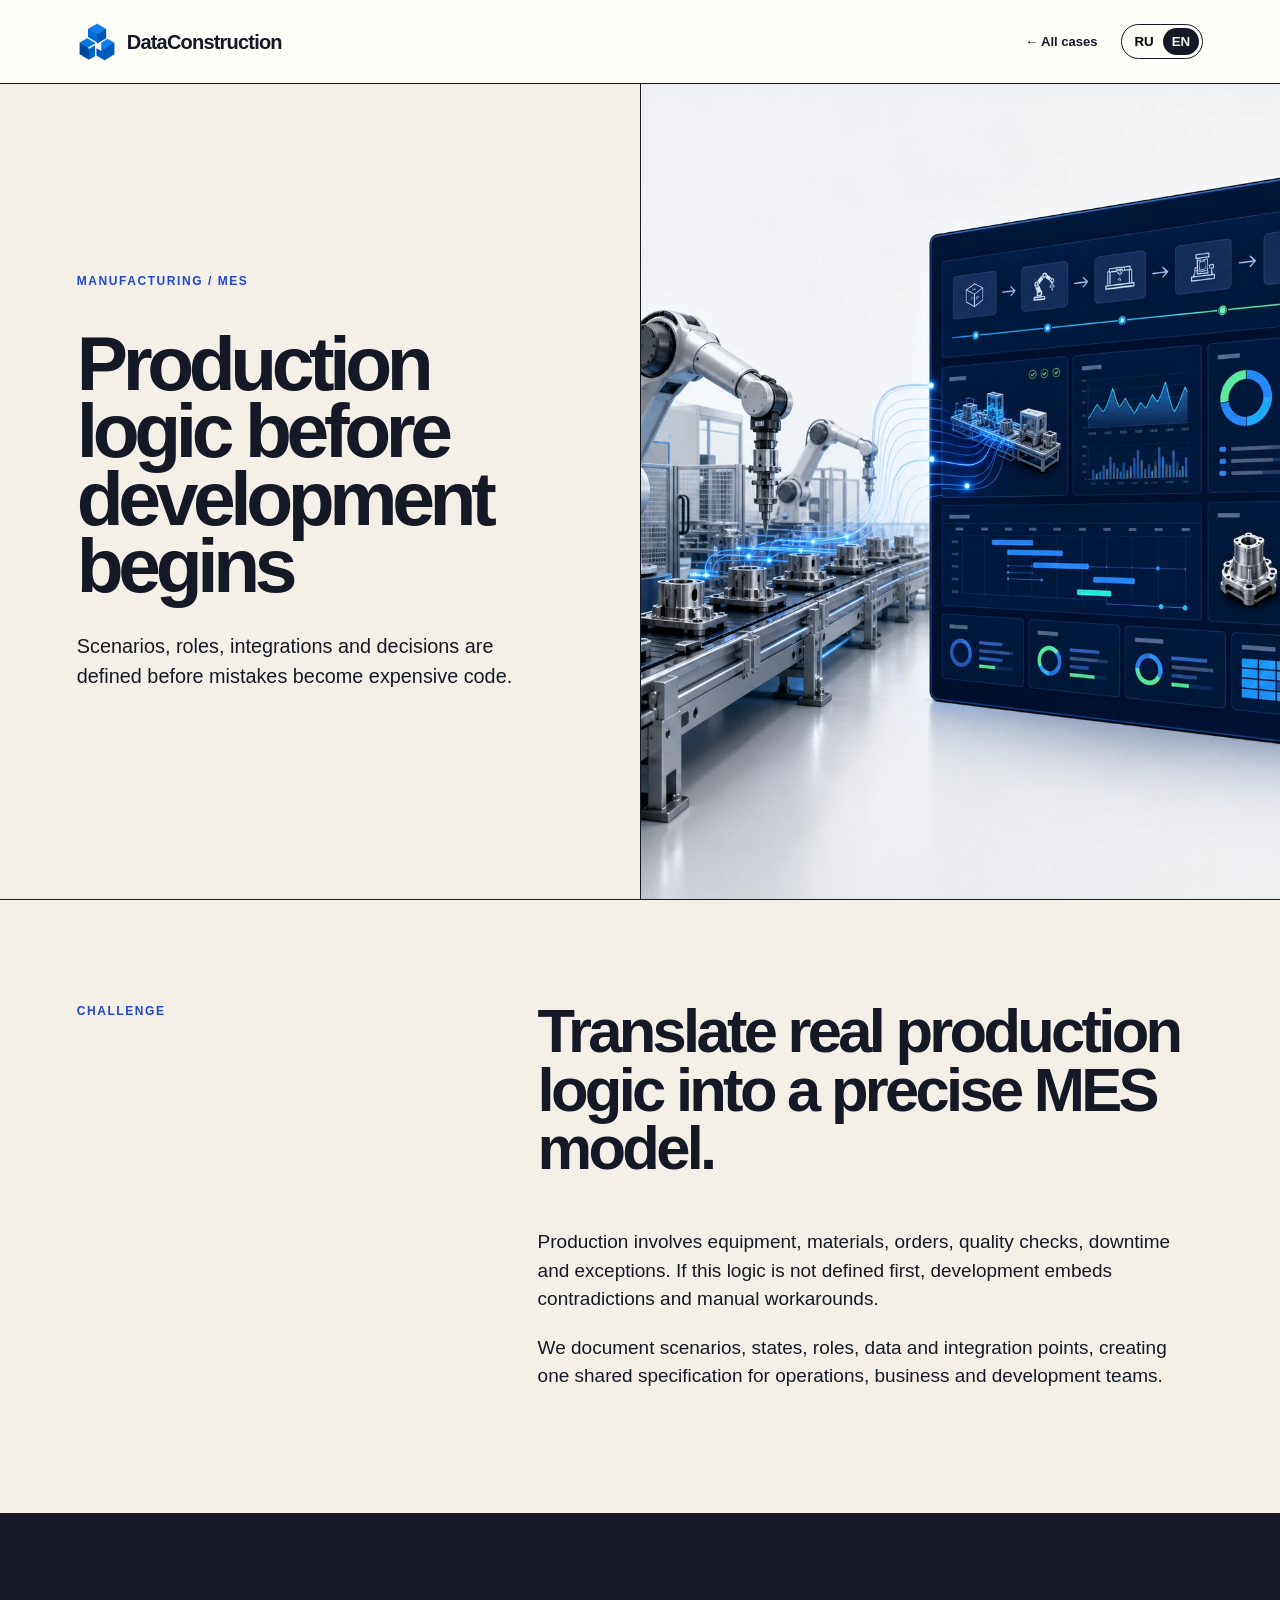
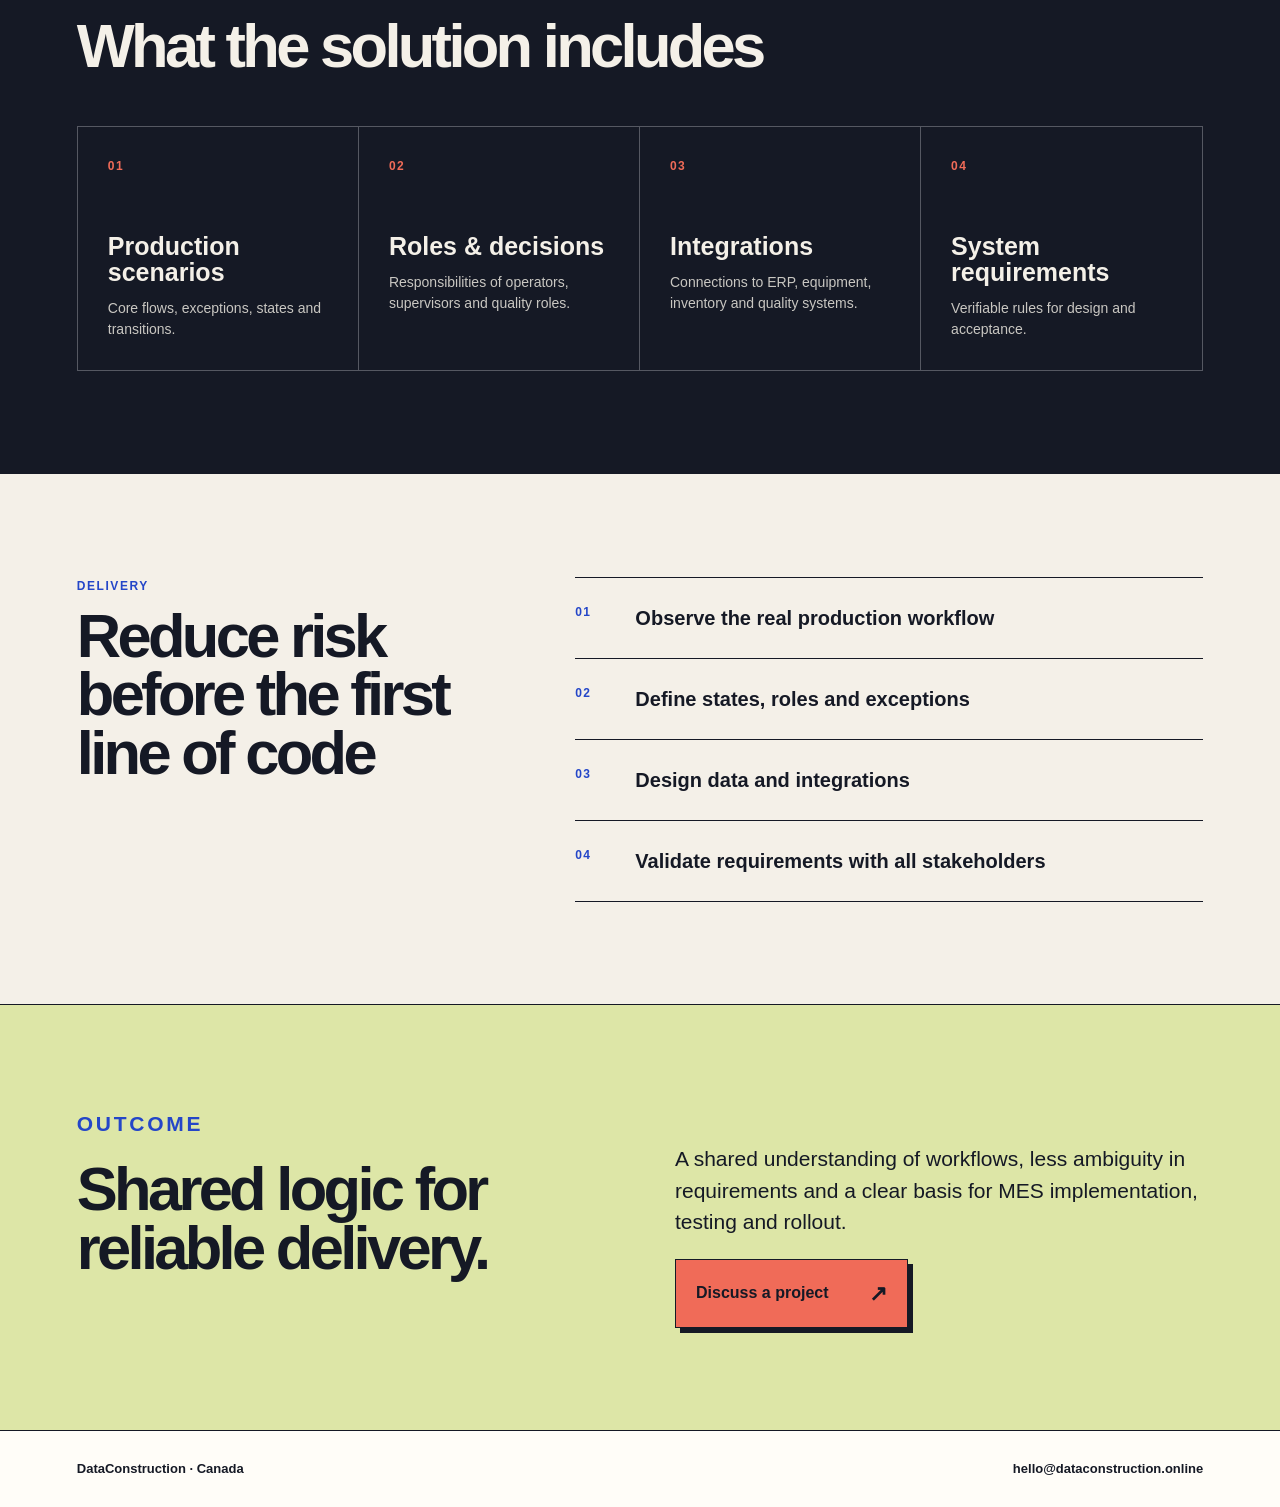
<file: projects/manufacturing-mes.html>
<!doctype html><html lang="ru"><head><meta charset="utf-8"><meta name="viewport" content="width=device-width,initial-scale=1"><title>Manufacturing MES — DataConstruction</title><meta name="description" content="Производственная логика, сценарии и интеграции MES до начала разработки."><link rel="stylesheet" href="project.css"></head><body>
<nav class="nav"><a class="brand" href="../index.html"><img src="../assets/logo-mark.webp" alt="">DataConstruction</a><a class="back" href="../index.html#cases"><span data-ru>← Все кейсы</span><span data-en>← All cases</span></a><div class="lang"><button id="ru" aria-pressed="true">RU</button><button id="en" aria-pressed="false">EN</button></div></nav>
<main><section class="hero"><div class="hero-copy"><p class="eyebrow">Manufacturing / MES</p><h1 data-ru>Логика производства до начала разработки</h1><h1 data-en>Production logic before development begins</h1><p class="lead" data-ru>Сценарии, роли, интеграции и точки решений описаны до того, как ошибки становятся дорогим кодом.</p><p class="lead" data-en>Scenarios, roles, integrations and decisions are defined before mistakes become expensive code.</p></div><div class="hero-media"><img src="../assets/manufacturing-mes-v2.webp" alt="Manufacturing execution system"></div></section>
<section class="section intro"><p class="eyebrow"><span data-ru>Задача</span><span data-en>Challenge</span></p><div class="copy"><h2 data-ru>Перевести реальную производственную логику в точную модель MES.</h2><h2 data-en>Translate real production logic into a precise MES model.</h2><p data-ru>Производственный процесс включает оборудование, материалы, задания, контроль качества, остановки и исключения. Если эта логика не описана заранее, разработка закрепляет противоречия и ручные обходы.</p><p data-en>Production involves equipment, materials, orders, quality checks, downtime and exceptions. If this logic is not defined first, development embeds contradictions and manual workarounds.</p><p data-ru>Мы документируем сценарии, состояния, роли, данные и точки интеграции, создавая общую спецификацию для бизнеса, производства и команды разработки.</p><p data-en>We document scenarios, states, roles, data and integration points, creating one shared specification for operations, business and development teams.</p></div></section>
<section class="section capabilities"><h2 data-ru>Что входит в решение</h2><h2 data-en>What the solution includes</h2><div class="grid"><article class="item"><span>01</span><h3 data-ru>Производственные сценарии</h3><h3 data-en>Production scenarios</h3><p data-ru>Основные потоки, исключения, статусы и переходы.</p><p data-en>Core flows, exceptions, states and transitions.</p></article><article class="item"><span>02</span><h3 data-ru>Роли и решения</h3><h3 data-en>Roles &amp; decisions</h3><p data-ru>Ответственность операторов, мастеров и контролёров.</p><p data-en>Responsibilities of operators, supervisors and quality roles.</p></article><article class="item"><span>03</span><h3 data-ru>Интеграции</h3><h3 data-en>Integrations</h3><p data-ru>Связи с ERP, оборудованием, складом и качеством.</p><p data-en>Connections to ERP, equipment, inventory and quality systems.</p></article><article class="item"><span>04</span><h3 data-ru>Системные требования</h3><h3 data-en>System requirements</h3><p data-ru>Проверяемые правила для проектирования и приёмки.</p><p data-en>Verifiable rules for design and acceptance.</p></article></div></section>
<section class="section delivery"><div><p class="eyebrow"><span data-ru>Процесс</span><span data-en>Delivery</span></p><h2 data-ru>Снизить риск до первой строки кода</h2><h2 data-en>Reduce risk before the first line of code</h2></div><ol class="steps"><li><b>01</b><span data-ru>Наблюдать реальный производственный процесс</span><span data-en>Observe the real production workflow</span></li><li><b>02</b><span data-ru>Описать состояния, роли и исключения</span><span data-en>Define states, roles and exceptions</span></li><li><b>03</b><span data-ru>Спроектировать данные и интеграции</span><span data-en>Design data and integrations</span></li><li><b>04</b><span data-ru>Проверить требования со всеми участниками</span><span data-en>Validate requirements with all stakeholders</span></li></ol></section>
<section class="section outcome"><div><p class="eyebrow"><span data-ru>Результат</span><span data-en>Outcome</span></p><h2 data-ru>Согласованная логика для устойчивой разработки.</h2><h2 data-en>Shared logic for reliable delivery.</h2></div><div><p data-ru>Единое понимание процессов, меньше неоднозначности в требованиях и ясная основа для реализации, тестирования и запуска MES.</p><p data-en>A shared understanding of workflows, less ambiguity in requirements and a clear basis for MES implementation, testing and rollout.</p><a class="button" href="mailto:hello@dataconstruction.online"><span data-ru>Обсудить задачу</span><span data-en>Discuss a project</span><b>↗</b></a></div></section></main><footer><span>DataConstruction · Canada</span><span>hello@dataconstruction.online</span></footer><script src="project.js"></script></body></html>
</file>
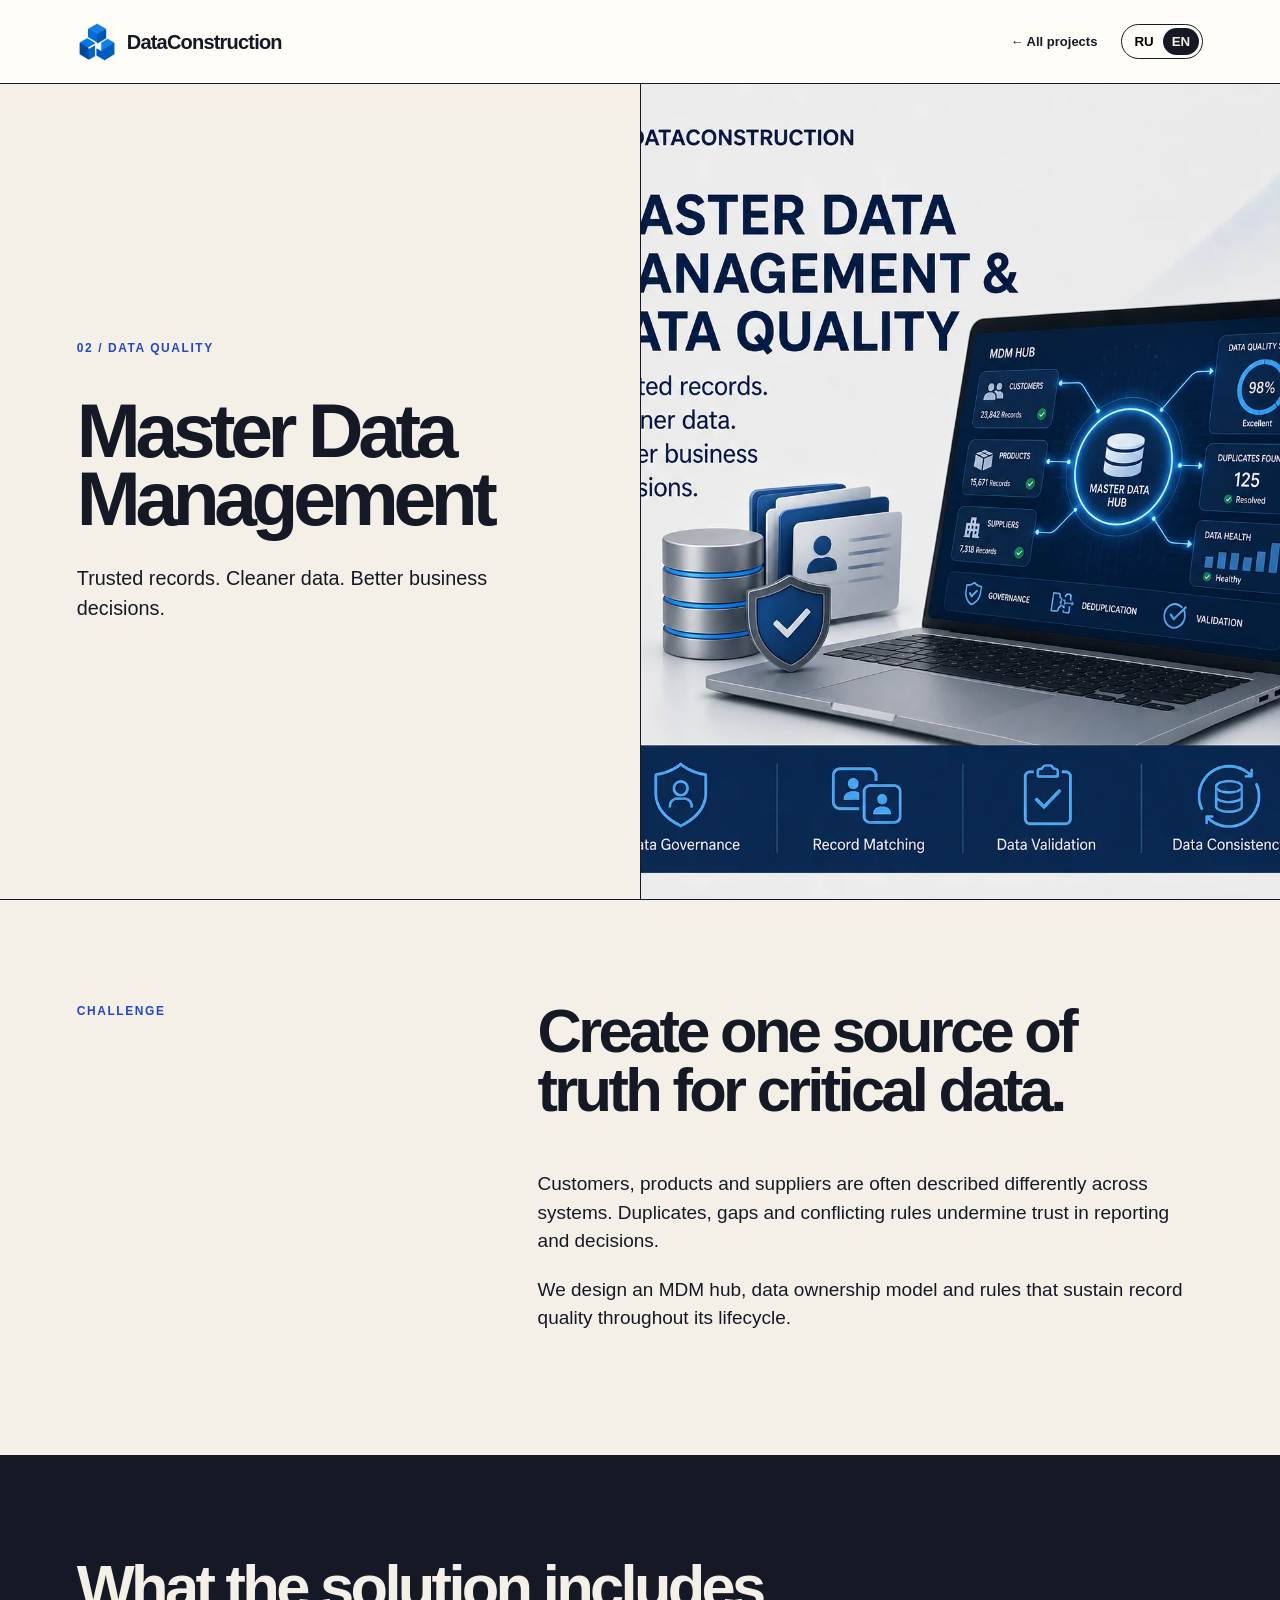
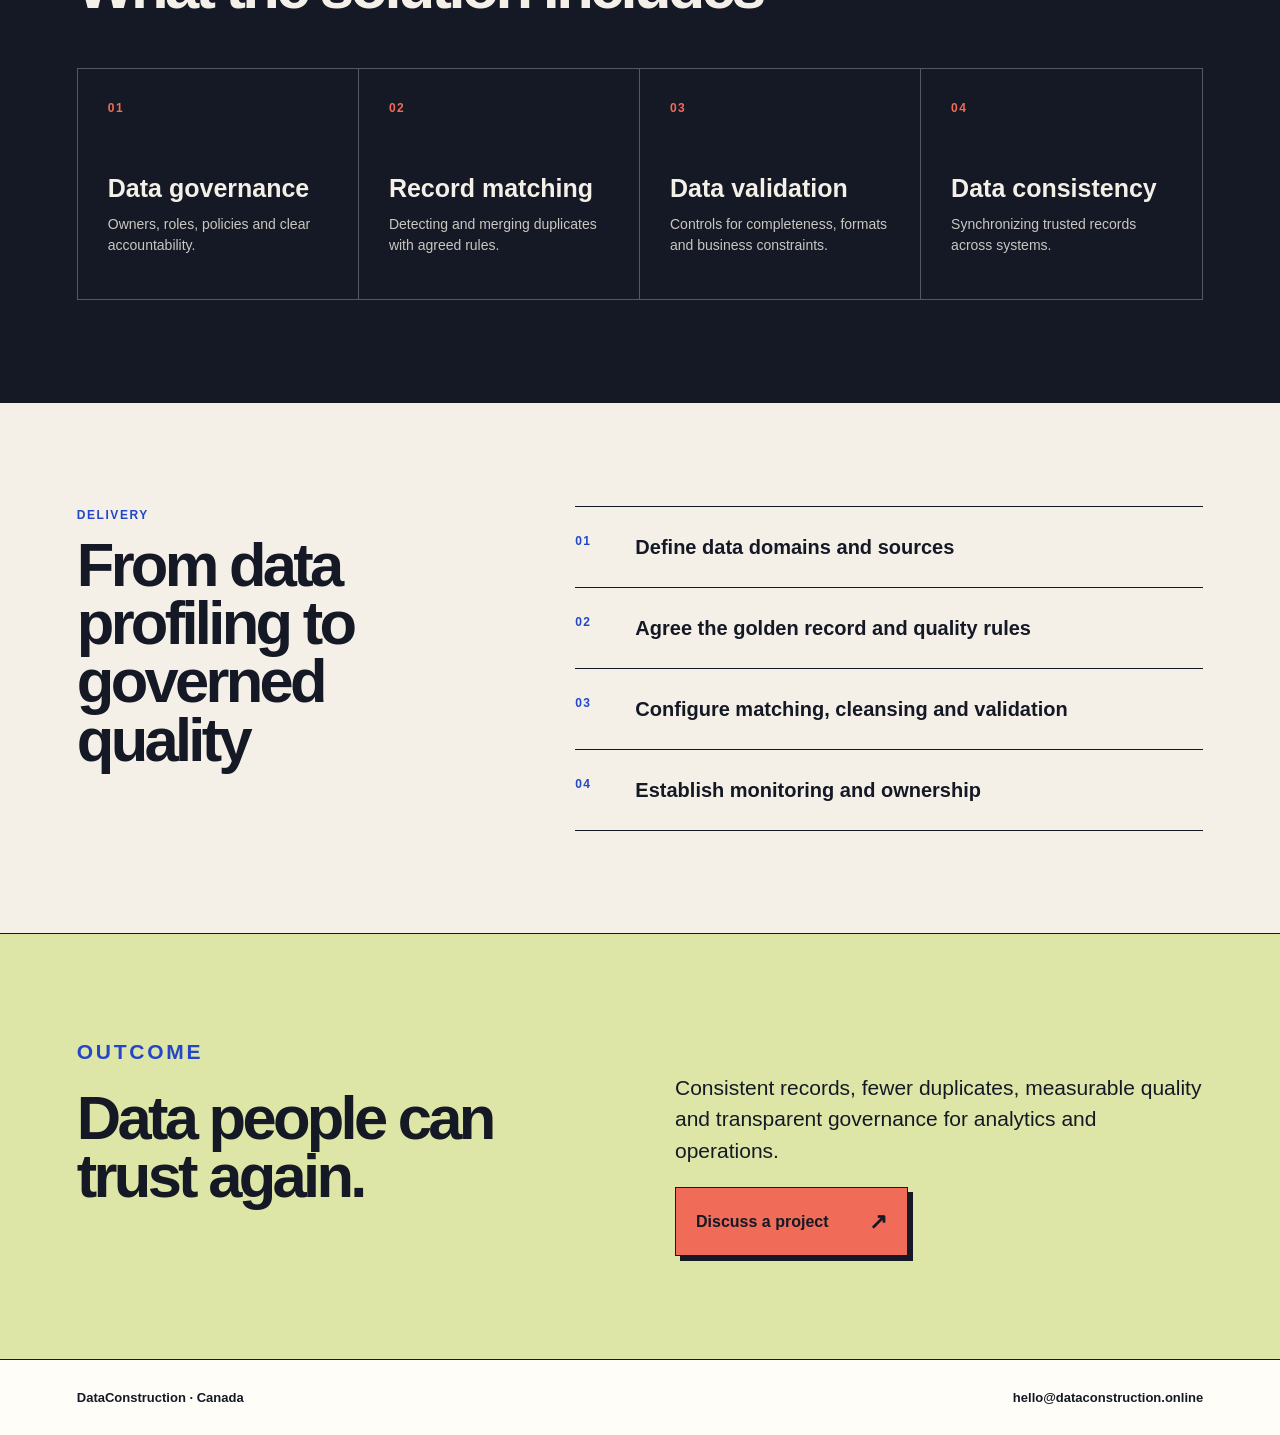
<file: projects/master-data.html>
<!doctype html><html lang="ru"><head><meta charset="utf-8"><meta name="viewport" content="width=device-width,initial-scale=1"><title>Master Data Management — DataConstruction</title><meta name="description" content="Управление мастер-данными и качеством данных."><link rel="stylesheet" href="project.css"></head><body>
<nav class="nav"><a class="brand" href="../index.html"><img src="../assets/logo-mark.webp" alt="">DataConstruction</a><a class="back" href="../index.html#projects"><span data-ru>← Все проекты</span><span data-en>← All projects</span></a><div class="lang"><button id="ru" aria-pressed="true">RU</button><button id="en" aria-pressed="false">EN</button></div></nav>
<main><section class="hero"><div class="hero-copy"><p class="eyebrow">02 / Data quality</p><h1 data-ru>Управление мастер-данными</h1><h1 data-en>Master Data Management</h1><p class="lead" data-ru>Доверенные записи. Чистые данные. Более точные бизнес-решения.</p><p class="lead" data-en>Trusted records. Cleaner data. Better business decisions.</p></div><div class="hero-media"><img src="../assets/master-data-v2.webp" alt="Master Data Management and data quality"></div></section>
<section class="section intro"><p class="eyebrow"><span data-ru>Задача</span><span data-en>Challenge</span></p><div class="copy"><h2 data-ru>Создать единый источник правды для ключевых данных.</h2><h2 data-en>Create one source of truth for critical data.</h2><p data-ru>Клиенты, продукты и поставщики часто описаны по-разному в нескольких системах. Дубли, пропуски и противоречивые правила снижают доверие к отчётам и решениям.</p><p data-en>Customers, products and suppliers are often described differently across systems. Duplicates, gaps and conflicting rules undermine trust in reporting and decisions.</p><p data-ru>Мы проектируем MDM-хаб, модель владения данными и правила, которые поддерживают качество записей на всём жизненном цикле.</p><p data-en>We design an MDM hub, data ownership model and rules that sustain record quality throughout its lifecycle.</p></div></section>
<section class="section capabilities"><h2 data-ru>Что входит в решение</h2><h2 data-en>What the solution includes</h2><div class="grid"><article class="item"><span>01</span><h3 data-ru>Управление данными</h3><h3 data-en>Data governance</h3><p data-ru>Владельцы, роли, политики и прозрачная ответственность.</p><p data-en>Owners, roles, policies and clear accountability.</p></article><article class="item"><span>02</span><h3 data-ru>Сопоставление записей</h3><h3 data-en>Record matching</h3><p data-ru>Поиск и объединение дублей по согласованным правилам.</p><p data-en>Detecting and merging duplicates with agreed rules.</p></article><article class="item"><span>03</span><h3 data-ru>Проверка данных</h3><h3 data-en>Data validation</h3><p data-ru>Контроль обязательности, форматов и бизнес-ограничений.</p><p data-en>Controls for completeness, formats and business constraints.</p></article><article class="item"><span>04</span><h3 data-ru>Согласованность</h3><h3 data-en>Data consistency</h3><p data-ru>Синхронизация доверенных записей между системами.</p><p data-en>Synchronizing trusted records across systems.</p></article></div></section>
<section class="section delivery"><div><p class="eyebrow"><span data-ru>Процесс</span><span data-en>Delivery</span></p><h2 data-ru>От профиля данных к управляемому качеству</h2><h2 data-en>From data profiling to governed quality</h2></div><ol class="steps"><li><b>01</b><span data-ru>Определить домены и источники данных</span><span data-en>Define data domains and sources</span></li><li><b>02</b><span data-ru>Согласовать золотую запись и правила качества</span><span data-en>Agree the golden record and quality rules</span></li><li><b>03</b><span data-ru>Настроить сопоставление, очистку и проверку</span><span data-en>Configure matching, cleansing and validation</span></li><li><b>04</b><span data-ru>Организовать мониторинг и ответственность</span><span data-en>Establish monitoring and ownership</span></li></ol></section>
<section class="section outcome"><div><p class="eyebrow"><span data-ru>Результат</span><span data-en>Outcome</span></p><h2 data-ru>Данным снова можно доверять.</h2><h2 data-en>Data people can trust again.</h2></div><div><p data-ru>Единые записи, меньше дублей, измеримое качество и прозрачное управление данными для аналитики и операционных процессов.</p><p data-en>Consistent records, fewer duplicates, measurable quality and transparent governance for analytics and operations.</p><a class="button" href="mailto:hello@dataconstruction.online"><span data-ru>Обсудить задачу</span><span data-en>Discuss a project</span><b>↗</b></a></div></section></main><footer><span>DataConstruction · Canada</span><span>hello@dataconstruction.online</span></footer><script src="project.js"></script></body></html>
</file>
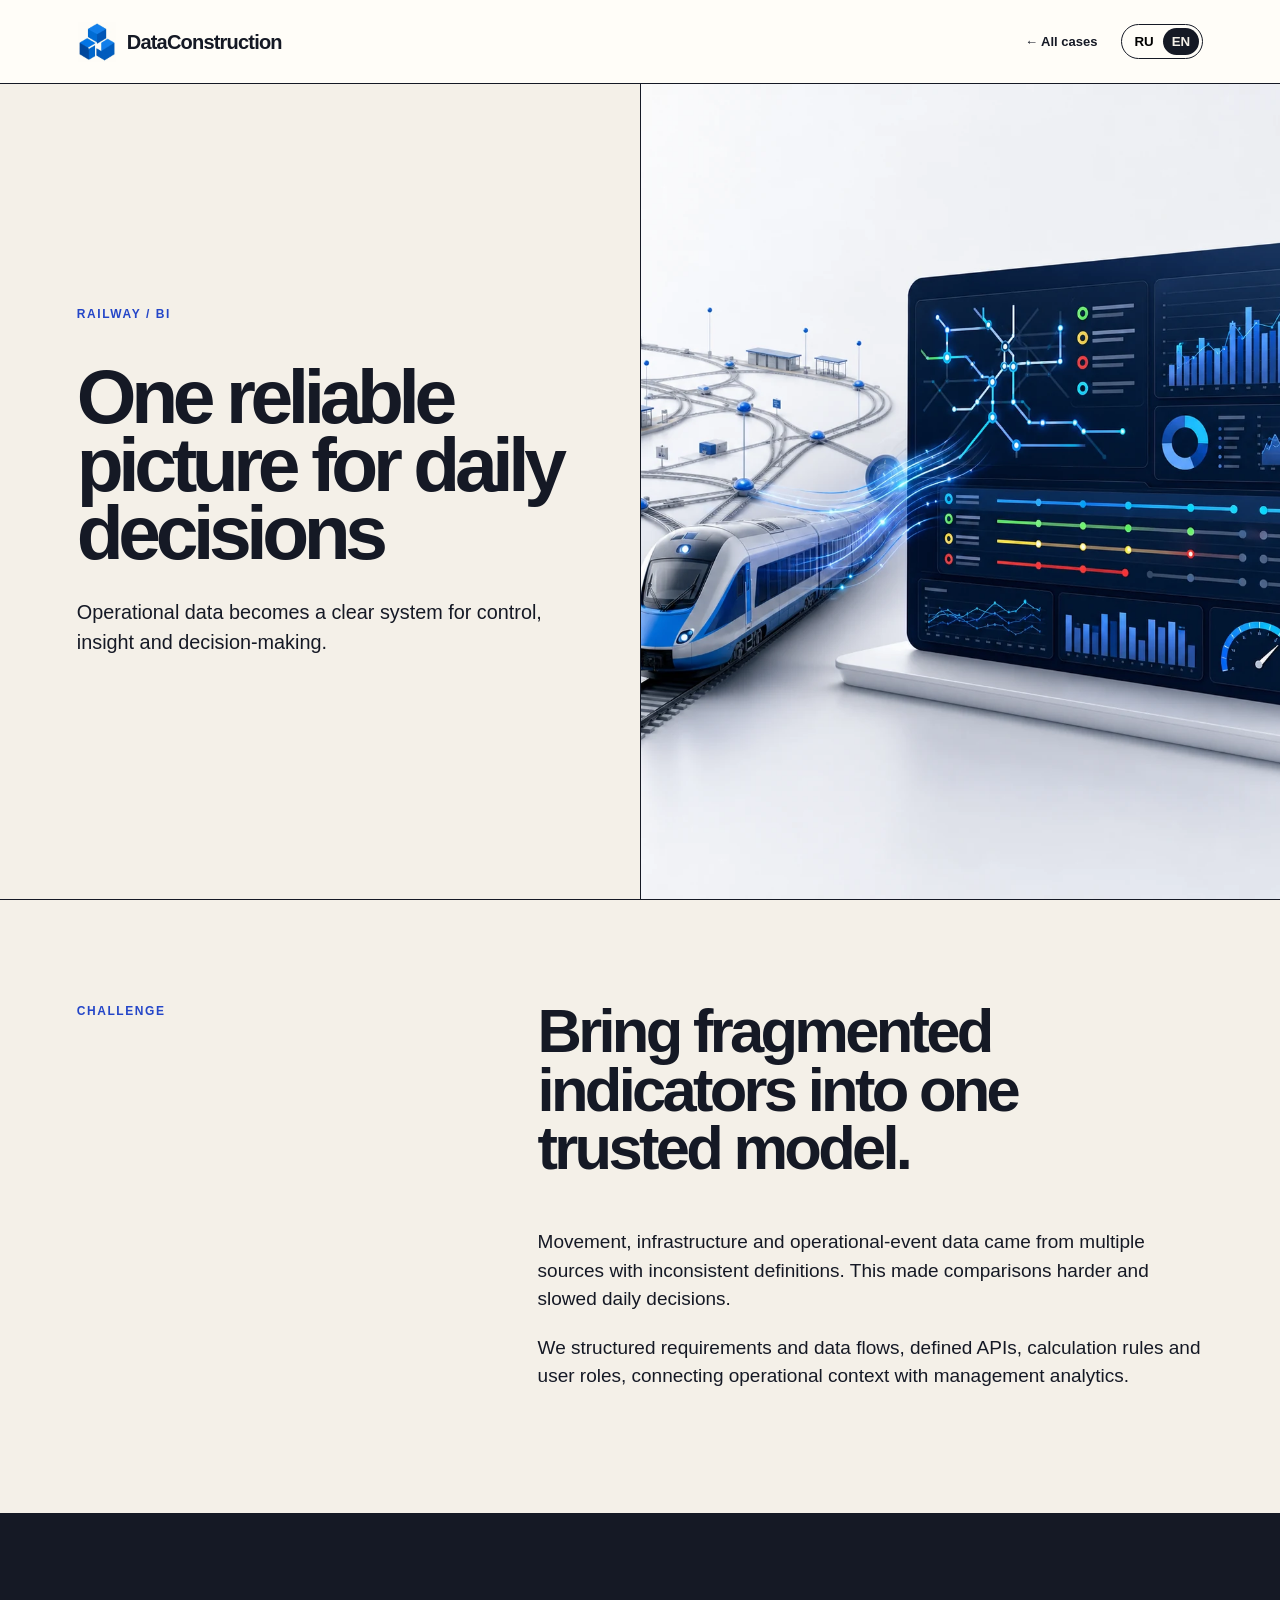
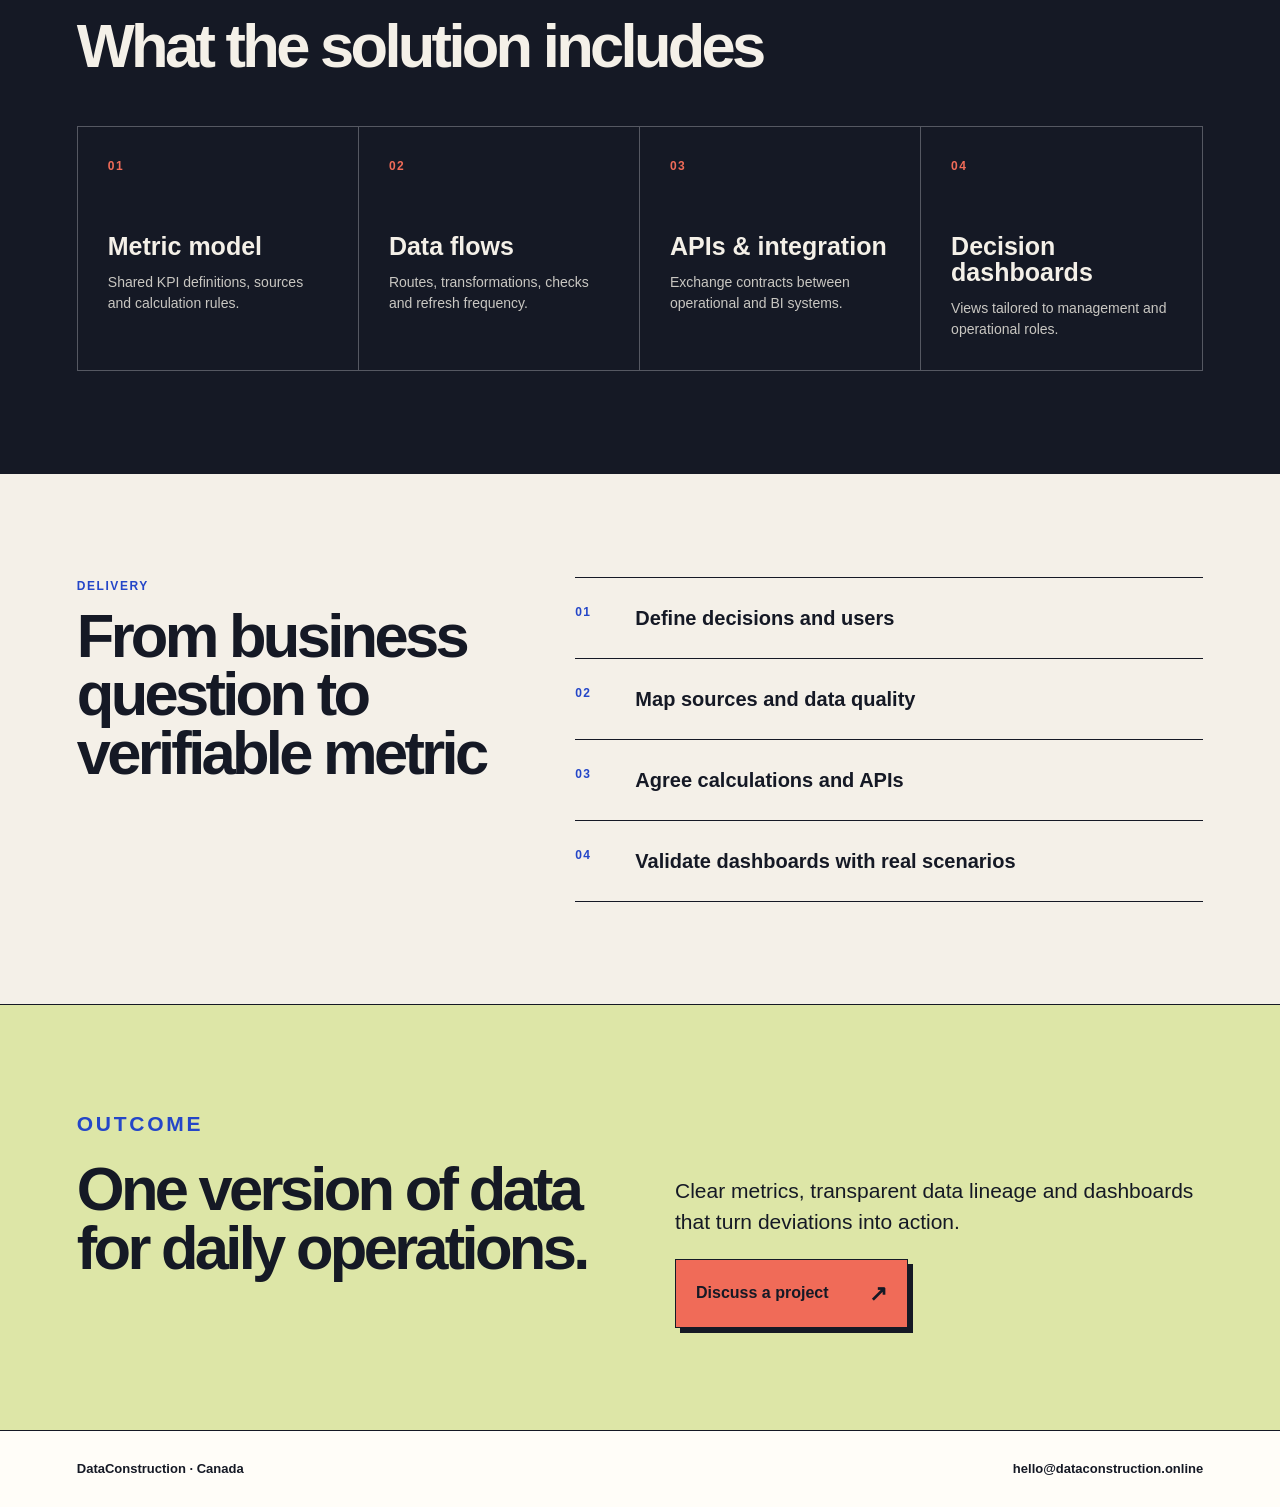
<file: projects/railway-bi.html>
<!doctype html><html lang="ru"><head><meta charset="utf-8"><meta name="viewport" content="width=device-width,initial-scale=1"><title>Railway BI — DataConstruction</title><meta name="description" content="Единая аналитическая картина железнодорожных операций для ежедневных решений."><link rel="stylesheet" href="project.css"></head><body>
<nav class="nav"><a class="brand" href="../index.html"><img src="../assets/logo-mark.webp" alt="">DataConstruction</a><a class="back" href="../index.html#cases"><span data-ru>← Все кейсы</span><span data-en>← All cases</span></a><div class="lang"><button id="ru" aria-pressed="true">RU</button><button id="en" aria-pressed="false">EN</button></div></nav>
<main><section class="hero"><div class="hero-copy"><p class="eyebrow">Railway / BI</p><h1 data-ru>Единая картина для ежедневных решений</h1><h1 data-en>One reliable picture for daily decisions</h1><p class="lead" data-ru>Операционные данные превращаются в понятную систему контроля, аналитики и принятия решений.</p><p class="lead" data-en>Operational data becomes a clear system for control, insight and decision-making.</p></div><div class="hero-media"><img src="../assets/railway-bi-v2.webp" alt="Railway business intelligence dashboard"></div></section>
<section class="section intro"><p class="eyebrow"><span data-ru>Задача</span><span data-en>Challenge</span></p><div class="copy"><h2 data-ru>Собрать разрозненные показатели в одну достоверную модель.</h2><h2 data-en>Bring fragmented indicators into one trusted model.</h2><p data-ru>Данные о движении, инфраструктуре и операционных событиях поступали из разных источников и описывались неодинаково. Это усложняло сравнение показателей и замедляло ежедневные решения.</p><p data-en>Movement, infrastructure and operational-event data came from multiple sources with inconsistent definitions. This made comparisons harder and slowed daily decisions.</p><p data-ru>Мы структурировали требования и потоки данных, описали API, правила расчёта и роли пользователей, связав операционный контекст с управленческой аналитикой.</p><p data-en>We structured requirements and data flows, defined APIs, calculation rules and user roles, connecting operational context with management analytics.</p></div></section>
<section class="section capabilities"><h2 data-ru>Что входит в решение</h2><h2 data-en>What the solution includes</h2><div class="grid"><article class="item"><span>01</span><h3 data-ru>Модель показателей</h3><h3 data-en>Metric model</h3><p data-ru>Единые определения KPI, источников и правил расчёта.</p><p data-en>Shared KPI definitions, sources and calculation rules.</p></article><article class="item"><span>02</span><h3 data-ru>Потоки данных</h3><h3 data-en>Data flows</h3><p data-ru>Маршруты, преобразования, проверки и частота обновления.</p><p data-en>Routes, transformations, checks and refresh frequency.</p></article><article class="item"><span>03</span><h3 data-ru>API и интеграции</h3><h3 data-en>APIs &amp; integration</h3><p data-ru>Контракты обмена между операционными и BI-системами.</p><p data-en>Exchange contracts between operational and BI systems.</p></article><article class="item"><span>04</span><h3 data-ru>Панели управления</h3><h3 data-en>Decision dashboards</h3><p data-ru>Представления под задачи руководителей и диспетчерских ролей.</p><p data-en>Views tailored to management and operational roles.</p></article></div></section>
<section class="section delivery"><div><p class="eyebrow"><span data-ru>Процесс</span><span data-en>Delivery</span></p><h2 data-ru>От вопроса к проверяемому показателю</h2><h2 data-en>From business question to verifiable metric</h2></div><ol class="steps"><li><b>01</b><span data-ru>Определить решения и пользователей</span><span data-en>Define decisions and users</span></li><li><b>02</b><span data-ru>Описать источники и качество данных</span><span data-en>Map sources and data quality</span></li><li><b>03</b><span data-ru>Согласовать расчёты и API</span><span data-en>Agree calculations and APIs</span></li><li><b>04</b><span data-ru>Проверить панели на реальных сценариях</span><span data-en>Validate dashboards with real scenarios</span></li></ol></section>
<section class="section outcome"><div><p class="eyebrow"><span data-ru>Результат</span><span data-en>Outcome</span></p><h2 data-ru>Одна версия данных для ежедневного управления.</h2><h2 data-en>One version of data for daily operations.</h2></div><div><p data-ru>Понятные показатели, прозрачное происхождение данных и панели, которые помогают увидеть отклонение и перейти к действию.</p><p data-en>Clear metrics, transparent data lineage and dashboards that turn deviations into action.</p><a class="button" href="mailto:hello@dataconstruction.online"><span data-ru>Обсудить задачу</span><span data-en>Discuss a project</span><b>↗</b></a></div></section></main><footer><span>DataConstruction · Canada</span><span>hello@dataconstruction.online</span></footer><script src="project.js"></script></body></html>
</file>
<file: projects/project.css>
:root{--paper:#f4f0e8;--ink:#151925;--coral:#f06b58;--cobalt:#2446c8;--line:#cfc9be;--white:#fffdf8;--lime:#dde6a7;--pad:clamp(22px,6vw,92px)}
*{box-sizing:border-box}html{scroll-behavior:smooth}body{margin:0;background:var(--paper);color:var(--ink);font-family:Arial,"Helvetica Neue",sans-serif;line-height:1.5}a{color:inherit}p,h1,h2,h3{margin-top:0}.nav{height:84px;padding:0 var(--pad);display:flex;align-items:center;gap:24px;border-bottom:1px solid var(--ink);background:var(--white)}.brand{display:flex;align-items:center;gap:10px;text-decoration:none;font-size:20px;font-weight:800;letter-spacing:-.04em;margin-right:auto}.brand img{width:40px;height:40px;object-fit:contain;mix-blend-mode:multiply}.back{font-size:13px;font-weight:800;text-decoration:none}.lang{display:flex;border:1px solid var(--ink);border-radius:30px;padding:3px}.lang button{border:0;background:none;padding:6px 9px;border-radius:20px;font-weight:800;cursor:pointer}.lang button[aria-pressed=true]{background:var(--ink);color:var(--paper)}
.hero{display:grid;grid-template-columns:1fr 1fr;min-height:calc(100vh - 84px);border-bottom:1px solid var(--ink)}.hero-copy{padding:clamp(45px,7vw,105px) var(--pad);display:flex;flex-direction:column;justify-content:center}.eyebrow{font-size:12px;font-weight:800;letter-spacing:.13em;text-transform:uppercase;color:var(--cobalt)}h1{font-size:clamp(54px,6vw,96px);line-height:.88;letter-spacing:-.07em;margin:28px 0 32px}.lead{font-size:clamp(18px,1.55vw,24px);max-width:680px}.hero-media{border-left:1px solid var(--ink);background:#e8edf4}.hero-media img{display:block;width:100%;height:100%;object-fit:cover}
.section{padding:clamp(58px,8vw,120px) var(--pad);border-bottom:1px solid var(--ink)}.intro{display:grid;grid-template-columns:.7fr 1.3fr;gap:clamp(45px,8vw,130px)}h2{font-size:clamp(40px,4.8vw,72px);line-height:.95;letter-spacing:-.06em}.copy{font-size:19px;max-width:820px}.copy p{margin-bottom:20px}.capabilities{background:var(--ink);color:var(--paper)}.capabilities h2{max-width:700px}.grid{display:grid;grid-template-columns:repeat(4,1fr);border:1px solid #555862;margin-top:50px}.item{padding:30px;min-height:230px;border-right:1px solid #555862}.item:last-child{border-right:0}.item span{display:block;color:var(--coral);font-size:12px;font-weight:800;letter-spacing:.12em}.item h3{font-size:25px;line-height:1.04;margin:58px 0 13px}.item p{font-size:14px;color:#c9c7c2;margin:0}
.delivery{display:grid;grid-template-columns:.8fr 1.2fr;gap:80px}.steps{list-style:none;padding:0;margin:0;border-top:1px solid var(--ink)}.steps li{display:grid;grid-template-columns:45px 1fr;gap:15px;padding:25px 0;border-bottom:1px solid var(--ink);font-size:20px;font-weight:700}.steps b{color:var(--cobalt);font-size:12px;letter-spacing:.1em}.outcome{background:var(--lime);display:grid;grid-template-columns:1fr 1fr;gap:70px;align-items:end}.outcome p{font-size:21px;max-width:650px}.button{display:inline-flex;align-items:center;justify-content:space-between;gap:40px;padding:17px 20px;background:var(--coral);border:1px solid var(--ink);box-shadow:5px 5px 0 var(--ink);font-weight:800;text-decoration:none;max-width:320px}.button b{font-size:22px}
footer{padding:28px var(--pad);display:flex;justify-content:space-between;gap:25px;background:var(--white);font-size:13px;font-weight:700}[data-en]{display:none}body.en [data-ru]{display:none}body.en [data-en]{display:initial}body.en p[data-en],body.en h1[data-en],body.en h2[data-en],body.en h3[data-en]{display:block}
@media(max-width:900px){.hero,.intro,.delivery,.outcome{grid-template-columns:1fr}.hero-media{border-left:0;border-top:1px solid var(--ink);min-height:520px}.grid{grid-template-columns:1fr 1fr}.item:nth-child(2){border-right:0}.item:nth-child(-n+2){border-bottom:1px solid #555862}.outcome{align-items:start}}
@media(max-width:560px){.nav{height:72px}.brand{font-size:0}.brand img{width:35px;height:35px}.back{font-size:11px}.hero{min-height:0}.hero-copy{padding-top:65px;padding-bottom:65px}.hero-media{min-height:390px}h1{font-size:52px}.grid{grid-template-columns:1fr}.item{border-right:0;border-bottom:1px solid #555862}.item:last-child{border-bottom:0}.outcome{gap:25px}footer{flex-direction:column}}
</file>
